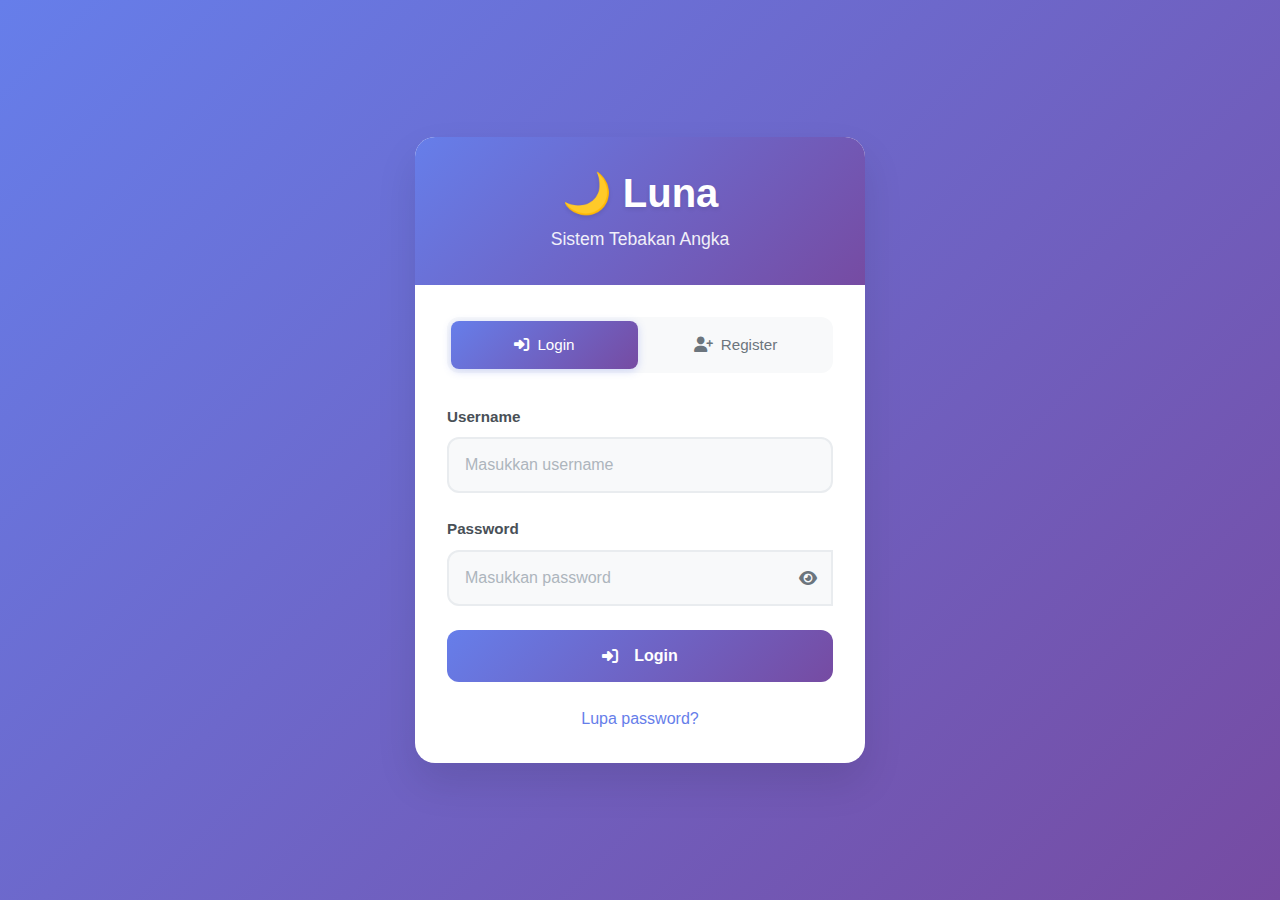
<file: index.html>
<!DOCTYPE html>
<html lang="id">
<head>
    <meta charset="UTF-8">
    <meta name="viewport" content="width=device-width, initial-scale=1.0">
    <title>Luna - Login & Register</title>
    <link href="https://cdn.jsdelivr.net/npm/bootstrap@5.3.0/dist/css/bootstrap.min.css" rel="stylesheet">
    <link href="https://cdnjs.cloudflare.com/ajax/libs/font-awesome/6.4.0/css/all.min.css" rel="stylesheet">
    <link href="css/core.css" rel="stylesheet">
</head>
<body>
    <div class="auth-container">
        <div class="auth-card">
            <!-- Header -->
            <div class="auth-header">
                <h1>🌙 Luna</h1>
                <p>Sistem Tebakan Angka</p>
            </div>

            <!-- Body -->
            <div class="auth-body">
                <!-- Tabs -->
                <div class="auth-tabs">
                    <button type="button" class="auth-tab active" data-tab="login">
                        <i class="fas fa-sign-in-alt me-2"></i>Login
                    </button>
                    <button type="button" class="auth-tab" data-tab="register">
                        <i class="fas fa-user-plus me-2"></i>Register
                    </button>
                </div>

                <!-- Login Form -->
                <form class="auth-form active" id="login-form">
                    <div class="form-group">
                        <label class="form-label" for="login-username">Username</label>
                        <input type="text" class="form-control" id="login-username" placeholder="Masukkan username" required>
                    </div>
                    <div class="form-group">
                        <label class="form-label" for="login-password">Password</label>
                        <div class="input-group">
                            <input type="password" class="form-control" id="login-password" placeholder="Masukkan password" required>
                            <i class="fas fa-eye input-group-icon" data-toggle-password="login-password"></i>
                        </div>
                    </div>
                    <div class="form-group">
                        <button type="submit" class="btn btn-primary" id="login-btn">
                            <i class="fas fa-sign-in-alt me-2"></i>Login
                        </button>
                    </div>
                    <div class="text-center">
                        <a href="#" class="text-decoration-none" data-tab="forgot">Lupa password?</a>
                    </div>
                </form>

                <!-- Register Form -->
                <form class="auth-form" id="register-form">
                    <div class="form-group">
                        <label class="form-label" for="register-name">Nama Lengkap</label>
                        <input type="text" class="form-control" id="register-name" placeholder="Masukkan nama lengkap" required>
                    </div>
                    <div class="form-group">
                        <label class="form-label" for="register-username">Username</label>
                        <input type="text" class="form-control" id="register-username" placeholder="Masukkan username" required>
                    </div>
                    <div class="form-group">
                        <label class="form-label" for="register-email">Email</label>
                        <input type="email" class="form-control" id="register-email" placeholder="Masukkan email" required>
                    </div>
                    <div class="form-group">
                        <label class="form-label" for="register-password">Password</label>
                        <div class="input-group">
                            <input type="password" class="form-control" id="register-password" placeholder="Masukkan password" required>
                            <i class="fas fa-eye input-group-icon" data-toggle-password="register-password"></i>
                        </div>
                        <div class="password-strength">
                            <div class="strength-bar">
                                <div class="strength-fill" id="password-strength"></div>
                            </div>
                        </div>
                    </div>
                    <div class="form-group">
                        <label class="form-label" for="register-confirm-password">Konfirmasi Password</label>
                        <div class="input-group">
                            <input type="password" class="form-control" id="register-confirm-password" placeholder="Konfirmasi password" required>
                            <i class="fas fa-eye input-group-icon" data-toggle-password="register-confirm-password"></i>
                        </div>
                    </div>
                    <div class="form-group">
                        <button type="submit" class="btn btn-success" id="register-btn">
                            <i class="fas fa-user-plus me-2"></i>Register
                        </button>
                    </div>
                </form>

                <!-- Forgot Password Form -->
                <form class="auth-form" id="forgot-form">
                    <div class="form-group">
                        <label class="form-label" for="forgot-email">Email</label>
                        <input type="email" class="form-control" id="forgot-email" placeholder="Masukkan email" required>
                    </div>
                    <div class="form-group">
                        <button type="submit" class="btn btn-primary" id="forgot-btn">
                            <i class="fas fa-paper-plane me-2"></i>Kirim Reset Link
                        </button>
                    </div>
                    <div class="text-center">
                        <a href="#" class="text-decoration-none" data-tab="login">Kembali ke login</a>
                    </div>
                </form>
            </div>
        </div>
    </div>

    <script src="https://cdn.jsdelivr.net/npm/bootstrap@5.3.0/dist/js/bootstrap.bundle.min.js"></script>
    <script src="js/core.js"></script>
    <script src="js/auth.js"></script>
    <script>
        // Authentication module is now handled by auth.js
        // This ensures proper separation of concerns
    </script>
</body>
</html>
</file>
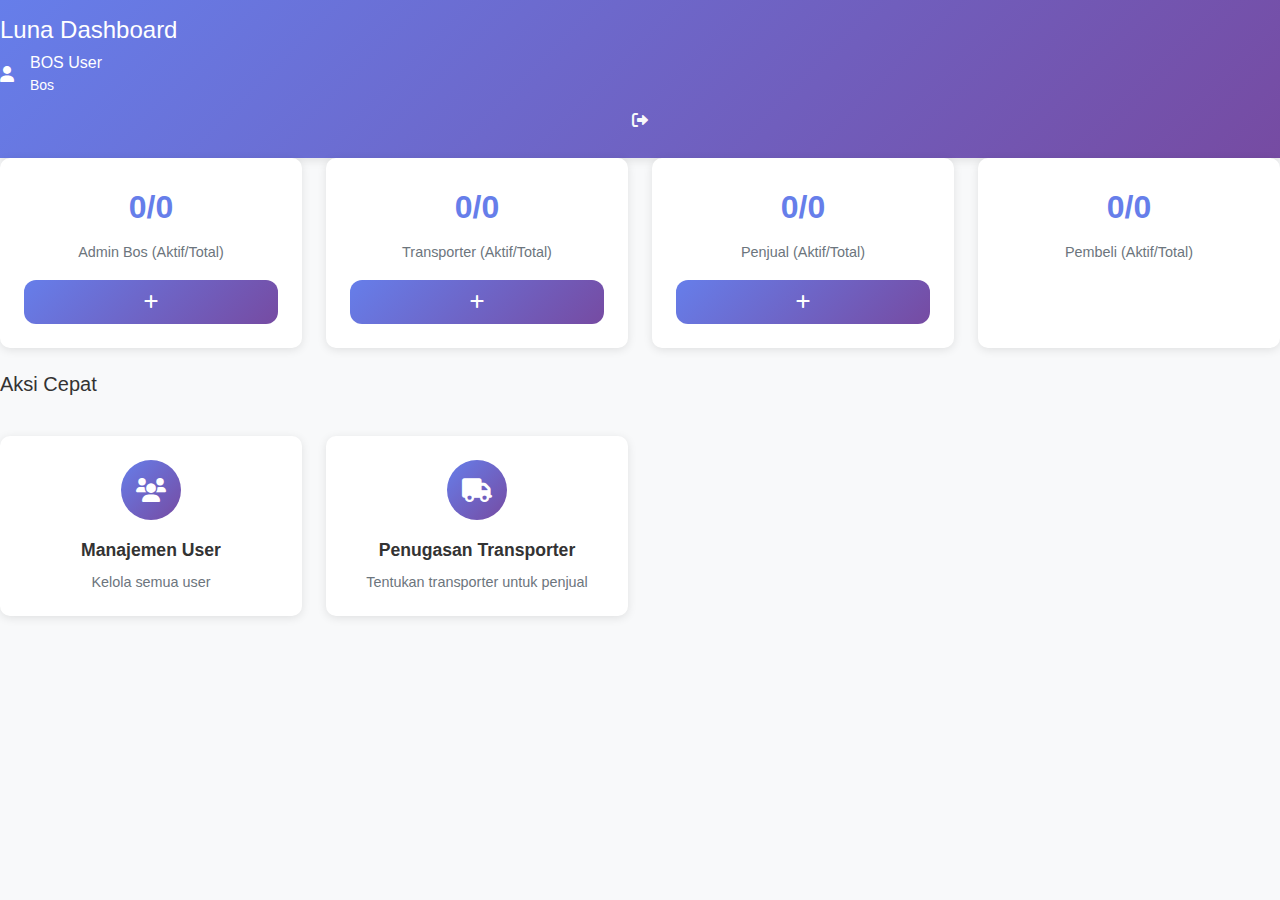
<file: dashboards/bos/index.html>
<!DOCTYPE html>
<html lang="id">
<head>
    <meta charset="UTF-8">
    <meta name="viewport" content="width=device-width, initial-scale=1.0">
    <title>Dashboard BOS - Luna</title>
    <link href="https://cdn.jsdelivr.net/npm/bootstrap@5.1.3/dist/css/bootstrap.min.css" rel="stylesheet">
    <link href="https://cdnjs.cloudflare.com/ajax/libs/font-awesome/6.0.0/css/all.min.css" rel="stylesheet">
    <link href="../../css/core.css" rel="stylesheet">
</head>
<body>
    <div class="dashboard-container">
        <!-- Header -->
        <header class="dashboard-header">
            <div class="header-left">
                <h4>Luna Dashboard</h4>
            </div>
            <div class="header-right">
                <div class="user-info">
                    <div class="avatar">
                        <i class="fas fa-user"></i>
                    </div>
                    <div>
                        <h6 class="mb-0">BOS User</h6>
                        <small>Bos</small>
                    </div>
                </div>
                <div class="header-actions">
                    <button class="btn btn-outline-light btn-sm" onclick="logout()">
                        <i class="fas fa-sign-out-alt"></i>
                    </button>
                </div>
            </div>
        </header>

        <!-- Main Content -->
        <div class="dashboard-content">
            <!-- Statistics Cards -->
            <div class="row g-4 mb-4">
                <div class="col-md-3 col-sm-6">
                    <div class="stat-card">
                        <div class="stat-number">
                            <span id="admin-bos-aktif">0</span>/<span id="admin-bos-total">0</span>
                        </div>
                        <div class="stat-label">Admin Bos (Aktif/Total)</div>
                        <div class="mt-3 text-center">
                            <button class="btn btn-primary btn-sm" onclick="openAddAdminBosModal()" title="Tambah Admin Bos">
                                <i class="fas fa-plus"></i>
                            </button>
                        </div>
                    </div>
                </div>
                <div class="col-md-3 col-sm-6">
                    <div class="stat-card">
                        <div class="stat-number">
                            <span id="transporter-aktif">0</span>/<span id="transporter-total">0</span>
                        </div>
                        <div class="stat-label">Transporter (Aktif/Total)</div>
                        <div class="mt-3 text-center">
                            <button class="btn btn-primary btn-sm" onclick="openAddTransporterModal()" title="Tambah Transporter">
                                <i class="fas fa-plus"></i>
                            </button>
                        </div>
                    </div>
                </div>
                <div class="col-md-3 col-sm-6">
                    <div class="stat-card">
                        <div class="stat-number">
                            <span id="penjual-aktif">0</span>/<span id="penjual-total">0</span>
                        </div>
                        <div class="stat-label">Penjual (Aktif/Total)</div>
                        <div class="mt-3 text-center">
                            <button class="btn btn-primary btn-sm" onclick="openAddPenjualModal()" title="Tambah Penjual">
                                <i class="fas fa-plus"></i>
                            </button>
                        </div>
                    </div>
                </div>
                <div class="col-md-3 col-sm-6">
                    <div class="stat-card">
                        <div class="stat-number">
                            <span id="pembeli-aktif">0</span>/<span id="pembeli-total">0</span>
                        </div>
                        <div class="stat-label">Pembeli (Aktif/Total)</div>
                    </div>
                </div>
            </div>

            <!-- Quick Actions -->
            <div class="row g-4 mb-4">
                <div class="col-12">
                    <h5 class="mb-3">Aksi Cepat</h5>
                </div>
                <div class="col-md-3 col-sm-6">
                    <a href="#" class="action-card" onclick="openUserManagement()">
                        <div class="action-icon">
                            <i class="fas fa-users"></i>
                        </div>
                        <div class="action-title">Manajemen User</div>
                        <div class="action-description">Kelola semua user</div>
                    </a>
                </div>
                <div class="col-md-3 col-sm-6">
                    <a href="#" class="action-card" onclick="openTransporterAssignment()">
                        <div class="action-icon">
                            <i class="fas fa-truck"></i>
                        </div>
                        <div class="action-title">Penugasan Transporter</div>
                        <div class="action-description">Tentukan transporter untuk penjual</div>
                    </a>
                </div>
            </div>
        </div>
    </div>

    <!-- Bootstrap Modals -->
    <div class="modal fade" id="userManagementModal" tabindex="-1">
        <div class="modal-dialog modal-xl">
            <div class="modal-content">
                <div class="modal-header">
                    <h5 class="modal-title">Manajemen User</h5>
                    <button type="button" class="btn-close" data-bs-dismiss="modal"></button>
                </div>
                <div class="modal-body">
                    <!-- Filter dan Pencarian -->
                    <div class="row mb-3">
                        <div class="col-md-3">
                            <label for="filterRole" class="form-label">Filter Role:</label>
                            <select class="form-select" id="filterRole" onchange="filterUsers()">
                                <option value="">Semua Role</option>
                                <option value="Admin Bos">Admin Bos</option>
                                <option value="Transporter">Transporter</option>
                                <option value="Penjual">Penjual</option>
                                <option value="Pembeli">Pembeli</option>
                            </select>
                        </div>
                        <div class="col-md-3">
                            <label for="filterStatus" class="form-label">Filter Status:</label>
                            <select class="form-select" id="filterStatus" onchange="filterUsers()">
                                <option value="">Semua Status</option>
                                <option value="1">Aktif</option>
                                <option value="0">Tidak Aktif</option>
                            </select>
                        </div>
                        <div class="col-md-4">
                            <label for="searchUser" class="form-label">Cari (Nama/Telepon):</label>
                            <input type="text" class="form-control" id="searchUser" placeholder="Masukkan nama atau nomor telepon..." onkeyup="searchUsers()">
                        </div>
                        <div class="col-md-2">
                            <label class="form-label">&nbsp;</label>
                            <button type="button" class="btn btn-outline-secondary w-100" onclick="clearFilters()">
                                <i class="fas fa-times me-1"></i>Clear
                            </button>
                        </div>
                    </div>
                    
                    <div class="table-responsive">
                        <table class="table table-striped" id="userTable">
                            <thead>
                                <tr>
                                    <th>ID</th>
                                    <th>Username</th>
                                    <th>Nama</th>
                                    <th>Telepon</th>
                                    <th>Role</th>
                                    <th>Status</th>
                                    <th>Tanggal Dibuat</th>
                                    <th>Aksi</th>
                                </tr>
                            </thead>
                            <tbody id="userTableBody">
                                <!-- Data User akan di-load di sini -->
                            </tbody>
                        </table>
                    </div>
                </div>
                <div class="modal-footer">
                    <button type="button" class="btn btn-secondary" data-bs-dismiss="modal">Tutup</button>
                    <button type="button" class="btn btn-primary" onclick="refreshUserTable()">
                        <i class="fas fa-refresh me-2"></i>Refresh
                    </button>
                </div>
            </div>
        </div>
    </div>

    <script src="https://cdn.jsdelivr.net/npm/bootstrap@5.1.3/dist/js/bootstrap.bundle.min.js"></script>
    <script src="../../js/core.js"></script>
    <script src="../../js/bos.js"></script>
    <script>
        // Dashboard initialization
        document.addEventListener('DOMContentLoaded', function() {
            console.log('BOS Dashboard loaded');
            loadDashboard();
        });

        // Load dashboard data
        async function loadDashboard() {
            try {
                await loadStatistics();
            } catch (error) {
                console.error('Error loading dashboard:', error);
            }
        }

        // Load statistics
        async function loadStatistics() {
            try {
                const response = await fetch('../../api/get_bos_statistics.php');
                const result = await response.json();
                
                if (result.success) {
                    // Update statistik cards
                    document.getElementById('admin-bos-aktif').textContent = result.data.admin_bos_aktif || 0;
                    document.getElementById('admin-bos-total').textContent = result.data.total_admin_bos || 0;
                    document.getElementById('transporter-aktif').textContent = result.data.transporter_aktif || 0;
                    document.getElementById('transporter-total').textContent = result.data.total_transporter || 0;
                    document.getElementById('penjual-aktif').textContent = result.data.penjual_aktif || 0;
                    document.getElementById('penjual-total').textContent = result.data.total_penjual || 0;
                    document.getElementById('pembeli-aktif').textContent = result.data.pembeli_aktif || 0;
                    document.getElementById('pembeli-total').textContent = result.data.total_pembeli || 0;
                }
            } catch (error) {
                console.error('Error loading statistics:', error);
            }
        }

        // Modal functions
        function openUserManagement() {
            const modal = new bootstrap.Modal(document.getElementById('userManagementModal'));
            modal.show();
            loadAllUsers();
        }

        function openTransporterAssignment() {
            alert('Fitur Penugasan Transporter akan segera hadir!');
        }

        function openAddAdminBosModal() {
            alert('Fitur Tambah Admin Bos akan segera hadir!');
        }

        function openAddTransporterModal() {
            alert('Fitur Tambah Transporter akan segera hadir!');
        }

        function openAddPenjualModal() {
            alert('Fitur Tambah Penjual akan segera hadir!');
        }

        // User management functions
        function loadAllUsers() {
            const tbody = document.getElementById('userTableBody');
            tbody.innerHTML = '<tr><td colspan="8" class="text-center"><i class="fas fa-spinner fa-spin"></i> Loading...</td></tr>';
            
            fetch('../../api/get_bos_users.php')
                .then(response => response.json())
                .then(result => {
                    if (result.success) {
                        displayAllUsers(result.data);
                        window.allUsersData = result.data;
                    } else {
                        tbody.innerHTML = '<tr><td colspan="8" class="text-center text-danger">Error: ' + result.error + '</td></tr>';
                    }
                })
                .catch(error => {
                    console.error('Error loading users data:', error);
                    tbody.innerHTML = '<tr><td colspan="8" class="text-center text-danger">Error loading data</td></tr>';
                });
        }

        function displayAllUsers(usersList) {
            const tbody = document.getElementById('userTableBody');
            
            if (usersList.length === 0) {
                tbody.innerHTML = '<tr><td colspan="8" class="text-center">Tidak ada data user</td></tr>';
                return;
            }
            
            let html = '';
            usersList.forEach(user => {
                const statusBadge = user.is_active ? 
                    '<span class="badge bg-success">Aktif</span>' : 
                    '<span class="badge bg-danger">Tidak Aktif</span>';
                
                const roleBadge = getRoleBadge(user.role);
                const actionButtons = getActionButtons(user);
                
                html += `
                    <tr>
                        <td>${user.id}</td>
                        <td>${user.username}</td>
                        <td>${user.nama_lengkap}</td>
                        <td>${user.telepon}</td>
                        <td>${roleBadge}</td>
                        <td>${statusBadge}</td>
                        <td>${user.created_at}</td>
                        <td>${actionButtons}</td>
                    </tr>
                `;
            });
            
            tbody.innerHTML = html;
        }

        function getRoleBadge(role) {
            const roleColors = {
                'Admin Bos': 'bg-info',
                'Transporter': 'bg-warning',
                'Penjual': 'bg-success',
                'Pembeli': 'bg-secondary'
            };
            
            return `<span class="badge ${roleColors[role] || 'bg-secondary'}">${role}</span>`;
        }

        function getActionButtons(user) {
            let buttons = '';
            
            const toggleButton = user.is_active ?
                `<button class="btn btn-sm btn-outline-warning" onclick="toggleUserStatus(${user.id}, false)">Nonaktifkan</button>` :
                `<button class="btn btn-sm btn-outline-success" onclick="toggleUserStatus(${user.id}, true)">Aktifkan</button>`;
            
            buttons += toggleButton + ' ';
            buttons += `<button class="btn btn-sm btn-outline-danger" onclick="deleteUser(${user.id}, '${user.nama_lengkap}')">Hapus</button>`;
            
            return buttons;
        }

        function filterUsers() {
            const roleFilter = document.getElementById('filterRole').value;
            const statusFilter = document.getElementById('filterStatus').value;
            const searchTerm = document.getElementById('searchUser').value.toLowerCase();
            
            if (!window.allUsersData) return;
            
            let filteredUsers = window.allUsersData.filter(user => {
                if (roleFilter && user.role !== roleFilter) return false;
                if (statusFilter !== '' && user.is_active.toString() !== statusFilter) return false;
                if (searchTerm) {
                    const searchInName = user.nama_lengkap.toLowerCase().includes(searchTerm);
                    const searchInPhone = user.telepon.includes(searchTerm);
                    if (!searchInName && !searchInPhone) return false;
                }
                return true;
            });
            
            displayAllUsers(filteredUsers);
        }

        function searchUsers() {
            filterUsers();
        }

        function clearFilters() {
            document.getElementById('filterRole').value = '';
            document.getElementById('filterStatus').value = '';
            document.getElementById('searchUser').value = '';
            filterUsers();
        }

        function toggleUserStatus(userId, newStatus) {
            const statusText = newStatus ? 'mengaktifkan' : 'menonaktifkan';
            
            if (!confirm(`Apakah Anda yakin ingin ${statusText} user ini?`)) {
                return;
            }
            
            fetch('../../api/toggle_user_status.php', {
                method: 'POST',
                headers: {
                    'Content-Type': 'application/json',
                },
                body: JSON.stringify({
                    user_id: userId,
                    is_active: newStatus
                })
            })
            .then(response => response.json())
            .then(result => {
                if (result.success) {
                    alert(`User berhasil ${statusText}!`);
                    loadAllUsers();
                    loadStatistics();
                } else {
                    alert('Error: ' + result.error);
                }
            })
            .catch(error => {
                console.error('Error:', error);
                alert('Terjadi kesalahan koneksi');
            });
        }

        function deleteUser(userId, userName) {
            if (!confirm(`Apakah Anda yakin ingin menghapus user "${userName}"? Tindakan ini tidak dapat dibatalkan!`)) {
                return;
            }
            
            fetch('../../api/delete_user.php', {
                method: 'POST',
                headers: {
                    'Content-Type': 'application/json',
                },
                body: JSON.stringify({
                    user_id: userId
                })
            })
            .then(response => response.json())
            .then(result => {
                if (result.success) {
                    alert('User berhasil dihapus!');
                    loadAllUsers();
                    loadStatistics();
                } else {
                    alert('Error: ' + result.error);
                }
            })
            .catch(error => {
                console.error('Error:', error);
                alert('Terjadi kesalahan koneksi');
            });
        }

        function refreshUserTable() {
            loadAllUsers();
        }

        function logout() {
            if (confirm('Apakah Anda yakin ingin logout?')) {
                localStorage.removeItem('luna_token');
                localStorage.removeItem('luna_user');
                window.location.href = '../../index.html';
            }
        }
    </script>
</body>
</html>
</file>
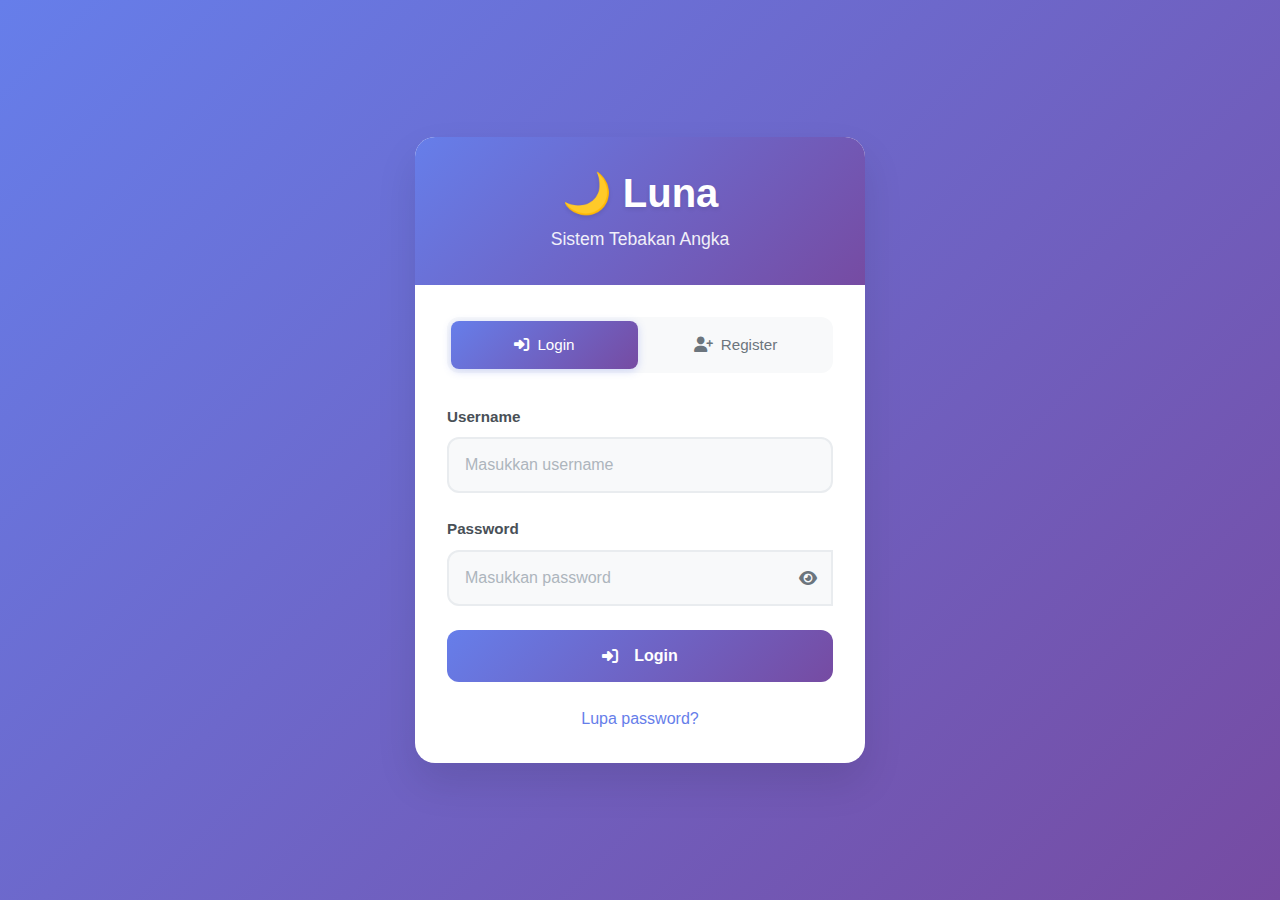
<file: dashboards/super_admin/index.html>
<!DOCTYPE html>
<html lang="id">
<head>
    <meta charset="UTF-8">
    <meta name="viewport" content="width=device-width, initial-scale=1.0">
    <title>Luna - Super Admin Dashboard</title>
    <link href="https://cdn.jsdelivr.net/npm/bootstrap@5.3.0/dist/css/bootstrap.min.css" rel="stylesheet">
    <link href="https://cdnjs.cloudflare.com/ajax/libs/font-awesome/6.4.0/css/all.min.css" rel="stylesheet">
    <link href="../../css/core.css" rel="stylesheet">
    <link href="../../css/super-admin.css" rel="stylesheet">
</head>
<body data-role="super-admin">
    <div class="dashboard-container super-admin">
        <!-- Header -->
        <div class="dashboard-header">
            <div class="container">
                <div class="d-flex justify-content-between align-items-center">
                    <div class="user-info">
                        <div class="avatar">
                            <i class="fas fa-user-shield"></i>
                        </div>
                        <div class="user-details">
                            <h6 class="mb-0">Super Administrator</h6>
                            <small>Luna System</small>
                        </div>
                    </div>
                    <div class="d-flex align-items-center gap-3">
                        <button class="btn btn-outline-light btn-sm" data-action="notifications">
                            <i class="fas fa-bell"></i>
                            <span class="badge bg-danger ms-1">3</span>
                        </button>
                        <button class="btn btn-outline-light btn-sm" data-action="logout">
                            <i class="fas fa-sign-out-alt"></i>
                        </button>
                    </div>
                </div>
            </div>
        </div>

        <!-- Content -->
        <div class="dashboard-content">
            <div class="container">
                <!-- Stats Row -->
                <div class="row g-4 mb-4">
                    <div class="col-md-3 col-sm-6">
                        <div class="stat-card">
                            <div class="stat-number">Rp 15.2M</div>
                            <div class="stat-label">Total Omset</div>
                        </div>
                    </div>
                    <div class="col-md-3 col-sm-6">
                        <div class="stat-card">
                            <div class="stat-number">2,847</div>
                            <div class="stat-label">Total Transaksi</div>
                        </div>
                    </div>
                    <div class="col-md-3 col-sm-6">
                        <div class="stat-card">
                            <div class="stat-number">
                                <span id="bos-aktif">4</span>/<span id="bos-total">4</span>
                            </div>
                            <div class="stat-label">BOS (Aktif/Total)</div>
                            <div class="mt-3 text-center">
                                <button class="btn btn-primary btn-sm" data-action="add-bos" title="Tambah Bos">
                                    <i class="fas fa-plus"></i>
                                </button>
                            </div>
                        </div>
                    </div>
                    <div class="col-md-3 col-sm-6">
                        <div class="stat-card">
                            <div class="stat-number">24</div>
                            <div class="stat-label">Server Aktif</div>
                        </div>
                    </div>
                </div>

                <!-- Quick Actions -->
                <div class="row g-4 mb-4">
                    <div class="col-12">
                        <h5 class="mb-3">Aksi Cepat</h5>
                    </div>
                    <div class="col-md-3 col-sm-6">
                        <a href="#" class="action-card" data-action="user-management">
                            <div class="action-icon">
                                <i class="fas fa-users"></i>
                            </div>
                            <div class="action-title">Manajemen User</div>
                            <div class="action-description">Kelola user dan role</div>
                        </a>
                    </div>
                    <div class="col-md-3 col-sm-6">
                        <a href="#" class="action-card" data-action="server-management">
                            <div class="action-icon">
                                <i class="fas fa-server"></i>
                            </div>
                            <div class="action-title">Manajemen Server</div>
                            <div class="action-description">Kelola server dan konfigurasi</div>
                        </a>
                    </div>
                    <div class="col-md-3 col-sm-6">
                        <a href="#" class="action-card" data-action="financial-report">
                            <div class="action-icon">
                                <i class="fas fa-chart-line"></i>
                            </div>
                            <div class="action-title">Laporan Keuangan</div>
                            <div class="action-description">Lihat laporan keuangan</div>
                        </a>
                    </div>
                    <div class="col-md-3 col-sm-6">
                        <a href="#" class="action-card" data-action="system-settings">
                            <div class="action-icon">
                                <i class="fas fa-cog"></i>
                            </div>
                            <div class="action-title">Pengaturan Sistem</div>
                            <div class="action-description">Konfigurasi sistem</div>
                        </a>
                    </div>
                </div>

                <!-- Recent Activities -->
                <div class="row">
                    <div class="col-md-8">
                        <div class="card">
                            <div class="card-header">
                                <h6 class="mb-0">Aktivitas Terbaru</h6>
                            </div>
                            <div class="card-body">
                                <div class="transaction-item">
                                    <div class="transaction-header">
                                        <div class="transaction-id">User baru terdaftar</div>
                                        <div class="transaction-amount">2 menit yang lalu</div>
                                    </div>
                                    <div class="transaction-details">
                                        Username: john_doe, Role: Pembeli
                                    </div>
                                </div>
                                <div class="transaction-item">
                                    <div class="transaction-header">
                                        <div class="transaction-id">Server Jakarta Pusat</div>
                                        <div class="transaction-amount">5 menit yang lalu</div>
                                    </div>
                                    <div class="transaction-details">
                                        Status: Online, Transaksi: 45
                                    </div>
                                </div>
                                <div class="transaction-item">
                                    <div class="transaction-header">
                                        <div class="transaction-id">Deposit berhasil</div>
                                        <div class="transaction-amount">10 menit yang lalu</div>
                                    </div>
                                    <div class="transaction-details">
                                        User: jane_smith, Jumlah: Rp 500.000
                                    </div>
                                </div>
                                <div class="transaction-item">
                                    <div class="transaction-header">
                                        <div class="transaction-id">Withdraw diproses</div>
                                        <div class="transaction-amount">15 menit yang lalu</div>
                                    </div>
                                    <div class="transaction-details">
                                        User: bob_wilson, Jumlah: Rp 250.000
                                    </div>
                                </div>
                            </div>
                        </div>
                    </div>
                    <div class="col-md-4">
                        <div class="card">
                            <div class="card-header">
                                <h6 class="mb-0">Notifikasi</h6>
                            </div>
                            <div class="card-body">
                                <div class="alert alert-warning alert-sm">
                                    <i class="fas fa-exclamation-triangle me-2"></i>
                                    Server Bandung offline
                                </div>
                                <div class="alert alert-info alert-sm">
                                    <i class="fas fa-info-circle me-2"></i>
                                    5 user baru hari ini
                                </div>
                                <div class="alert alert-success alert-sm">
                                    <i class="fas fa-check-circle me-2"></i>
                                    Backup database berhasil
                                </div>
                            </div>
                        </div>
                    </div>
                </div>
            </div>
        </div>
    </div>

    <!-- Bootstrap Modals -->
    <div class="modal fade" id="userManagementModal" tabindex="-1">
        <div class="modal-dialog modal-xl">
            <div class="modal-content">
                <div class="modal-header">
                    <h5 class="modal-title">Manajemen User</h5>
                    <button type="button" class="btn-close" data-bs-dismiss="modal"></button>
                </div>
                <div class="modal-body">
                    <!-- Filter dan Pencarian -->
                    <div class="row mb-3">
                        <div class="col-md-3">
                            <label for="filterRole" class="form-label">Filter Role:</label>
                            <select class="form-select" id="filterRole" onchange="filterUsers()">
                                <option value="">Semua Role</option>
                                <option value="Super Admin">Super Admin</option>
                                <option value="Bos">Bos</option>
                                <option value="Admin Bos">Admin Bos</option>
                                <option value="Transporter">Transporter</option>
                                <option value="Penjual">Penjual</option>
                                <option value="Pembeli">Pembeli</option>
                            </select>
                        </div>
                        <div class="col-md-3">
                            <label for="filterStatus" class="form-label">Filter Status:</label>
                            <select class="form-select" id="filterStatus" onchange="filterUsers()">
                                <option value="">Semua Status</option>
                                <option value="1">Aktif</option>
                                <option value="0">Tidak Aktif</option>
                            </select>
                        </div>
                        <div class="col-md-4">
                            <label for="searchUser" class="form-label">Cari (Nama/Telepon):</label>
                            <input type="text" class="form-control" id="searchUser" placeholder="Masukkan nama atau nomor telepon..." onkeyup="searchUsers()">
                        </div>
                        <div class="col-md-2">
                            <label class="form-label">&nbsp;</label>
                            <button type="button" class="btn btn-outline-secondary w-100" data-action="clear-filters">
                                <i class="fas fa-times me-2"></i>Clear Filters
                            </button>
                        </div>
                    </div>
                    
                    <div class="table-responsive">
                        <table class="table table-striped" id="userTable">
                            <thead>
                                <tr>
                                    <th>ID</th>
                                    <th>Username</th>
                                    <th>Nama</th>
                                    <th>Telepon</th>
                                    <th>Role</th>
                                    <th>Status</th>
                                    <th>Tanggal Dibuat</th>
                                    <th>Aksi</th>
                                </tr>
                            </thead>
                            <tbody id="userTableBody">
                                <!-- Data User akan di-load di sini -->
                            </tbody>
                        </table>
                    </div>
                </div>
                <div class="modal-footer">
                    <button type="button" class="btn btn-secondary" data-bs-dismiss="modal">Tutup</button>
                    <button type="button" class="btn btn-primary" data-action="refresh-users">
                        <i class="fas fa-sync-alt me-2"></i>Refresh
                    </button>
                </div>
            </div>
        </div>
    </div>

    <div class="modal fade" id="serverManagementModal" tabindex="-1">
        <div class="modal-dialog modal-lg">
            <div class="modal-content">
                <div class="modal-header">
                    <h5 class="modal-title">Manajemen Server</h5>
                    <button type="button" class="btn-close" data-bs-dismiss="modal"></button>
                </div>
                <div class="modal-body">
                    <div class="table-responsive">
                        <table class="table table-striped">
                            <thead>
                                <tr>
                                    <th>Nama Server</th>
                                    <th>Status</th>
                                    <th>Transaksi</th>
                                    <th>Aksi</th>
                                </tr>
                            </thead>
                            <tbody>
                                <tr>
                                    <td>Server Jakarta Pusat</td>
                                    <td><span class="badge bg-success">Online</span></td>
                                    <td>156</td>
                                    <td>
                                        <button class="btn btn-sm btn-outline-primary">Edit</button>
                                        <button class="btn btn-sm btn-outline-warning">Restart</button>
                                    </td>
                                </tr>
                                <tr>
                                    <td>Server Bandung</td>
                                    <td><span class="badge bg-danger">Offline</span></td>
                                    <td>0</td>
                                    <td>
                                        <button class="btn btn-sm btn-outline-primary">Edit</button>
                                        <button class="btn btn-sm btn-outline-success">Start</button>
                                    </td>
                                </tr>
                            </tbody>
                        </table>
                    </div>
                </div>
            </div>
        </div>
    </div>

    <!-- Add Bos Modal -->
    <div class="modal fade" id="addBosModal" tabindex="-1">
        <div class="modal-dialog modal-xl">
            <div class="modal-content">
                <div class="modal-header">
                    <h5 class="modal-title">Tambah User Bos Baru</h5>
                    <button type="button" class="btn-close" data-bs-dismiss="modal"></button>
                </div>
                <div class="modal-body">
                                         <form id="addBosForm" autocomplete="off">
                        <!-- Contact Information -->
                        <div class="row mb-4">
                            <div class="col-12">
                                <h6 class="border-bottom pb-2 mb-3">
                                    <i class="fas fa-phone me-2"></i>Informasi Kontak
                                </h6>
                            </div>
                            <div class="col-md-6">
                                <div class="mb-3">
                                    <label for="telepon" class="form-label">Nomor Telepon/HP <span class="text-danger">*</span></label>
                                                                         <input type="tel" class="form-control" id="telepon" name="telepon" required 
                                            placeholder="081234567890" pattern="[0-9]{10,13}" autocomplete="off">
                                    <div class="form-text">Format: 081234567890 (10-13 digit)</div>
                                    <div id="phoneStatus" class="form-text mt-2" style="display: none;"></div>
                                </div>
                            </div>
                            <div class="col-md-6">
                                <div class="mb-3">
                                    <label for="whatsapp" class="form-label">WhatsApp</label>
                                                                         <input type="tel" class="form-control" id="whatsapp" name="whatsapp" 
                                            placeholder="081234567890" pattern="[0-9]{10,13}" autocomplete="off">
                                    <div class="form-text">Biasanya sama dengan nomor telepon</div>
                                </div>
                            </div>
                        </div>

                        <!-- Address Information -->
                        <div class="row mb-4">
                            <div class="col-12">
                                <h6 class="border-bottom pb-2 mb-3">
                                    <i class="fas fa-map-marker-alt me-2"></i>Informasi Alamat
                                </h6>
                            </div>
                                                         <div class="col-md-6">
                                 <div class="mb-3">
                                     <label for="provinsi_id" class="form-label">Provinsi <span class="text-danger">*</span></label>
                                     <select class="form-select" id="provinsi_id" name="provinsi_id" required>
                                         <option value="">Pilih Provinsi</option>
                                     </select>
                                 </div>
                             </div>
                            <div class="col-md-6">
                                <div class="mb-3">
                                    <label for="kabupaten_kota_id" class="form-label">Kabupaten/Kota <span class="text-danger">*</span></label>
                                    <select class="form-select" id="kabupaten_kota_id" name="kabupaten_kota_id" required disabled>
                                        <option value="">Pilih Kabupaten/Kota</option>
                                    </select>
                                </div>
                            </div>
                            <div class="col-md-6">
                                <div class="mb-3">
                                    <label for="kecamatan_id" class="form-label">Kecamatan <span class="text-danger">*</span></label>
                                    <select class="form-select" id="kecamatan_id" name="kecamatan_id" required disabled>
                                        <option value="">Pilih Kecamatan</option>
                                    </select>
                                </div>
                            </div>
                            <div class="col-md-6">
                                <div class="mb-3">
                                    <label for="kelurahan_desa_id" class="form-label">Desa/Kelurahan <span class="text-danger">*</span></label>
                                    <select class="form-select" id="kelurahan_desa_id" name="kelurahan_desa_id" required disabled>
                                        <option value="">Pilih Desa/Kelurahan</option>
                                    </select>
                                </div>
                            </div>
                            <div class="col-12">
                                <div class="mb-3">
                                    <label for="alamat_lengkap" class="form-label">Alamat Lengkap <span class="text-danger">*</span></label>
                                    <textarea class="form-control" id="alamat_lengkap" name="alamat_lengkap" rows="3" required 
                                              placeholder="Jl. Contoh No. 123"></textarea>
                                </div>
                            </div>
                        </div>

                        <!-- Personal Information -->
                        <div class="row mb-4">
                            <div class="col-12">
                                <h6 class="border-bottom pb-2 mb-3">
                                    <i class="fas fa-user me-2"></i>Informasi Pribadi
                                </h6>
                            </div>
                            <div class="col-md-6">
                                <div class="mb-3">
                                    <label for="nama_depan" class="form-label">Nama Depan <span class="text-danger">*</span></label>
                                                                         <input type="text" class="form-control" id="nama_depan" name="nama_depan" required autocomplete="off">
                                </div>
                            </div>
                            <div class="col-md-6">
                                <div class="mb-3">
                                    <label for="jenis_kelamin" class="form-label">Jenis Kelamin <span class="text-danger">*</span></label>
                                    <select class="form-select" id="jenis_kelamin" name="jenis_kelamin" required>
                                        <option value="">Pilih Jenis Kelamin</option>
                                        <option value="L">Laki-laki</option>
                                        <option value="P">Perempuan</option>
                                    </select>
                                </div>
                            </div>
                        </div>

                        <!-- User Account Information -->
                        <div class="row mb-4">
                            <div class="col-12">
                                <h6 class="border-bottom pb-2 mb-3">
                                    <i class="fas fa-key me-2"></i>Informasi Akun
                                </h6>
                            </div>
                            <div class="col-md-6">
                                <div class="mb-3">
                                    <label for="username" class="form-label">Username <span class="text-danger">*</span></label>
                                                                         <input type="text" class="form-control" id="username" name="username" 
                                            placeholder="Biasanya menggunakan nomor HP" autocomplete="off">
                                    <div class="form-text">Biasanya menggunakan nomor HP</div>
                                </div>
                            </div>
                            <div class="col-md-6">
                                <div class="mb-3">
                                    <label for="password" class="form-label">Password <span class="text-danger">*</span></label>
                                                                         <input type="password" class="form-control" id="password" name="password" 
                                            placeholder="Default menggunakan nomor HP" autocomplete="new-password">
                                    <div class="form-text">Default menggunakan nomor HP (wajib diganti oleh user)</div>
                                </div>
                            </div>
                        </div>
                    </form>
                </div>
                <div class="modal-footer">
                    <button type="button" class="btn btn-secondary" data-bs-dismiss="modal">Batal</button>
                    <button type="submit" class="btn btn-primary" form="addBosForm">
                        <i class="fas fa-save me-2"></i>Simpan Bos
                    </button>
                </div>
            </div>
        </div>
    </div>

    <script src="https://cdn.jsdelivr.net/npm/bootstrap@5.3.0/dist/js/bootstrap.bundle.min.js"></script>
    <script src="../../js/core.js"></script>
    <script src="../../js/super-admin.js"></script>
    <script src="../../js/dashboard.js"></script>
    <script>
        // Dashboard functionality is now handled by dashboard.js
        // This ensures proper separation of concerns
    </script>
</body>
</html>
</file>
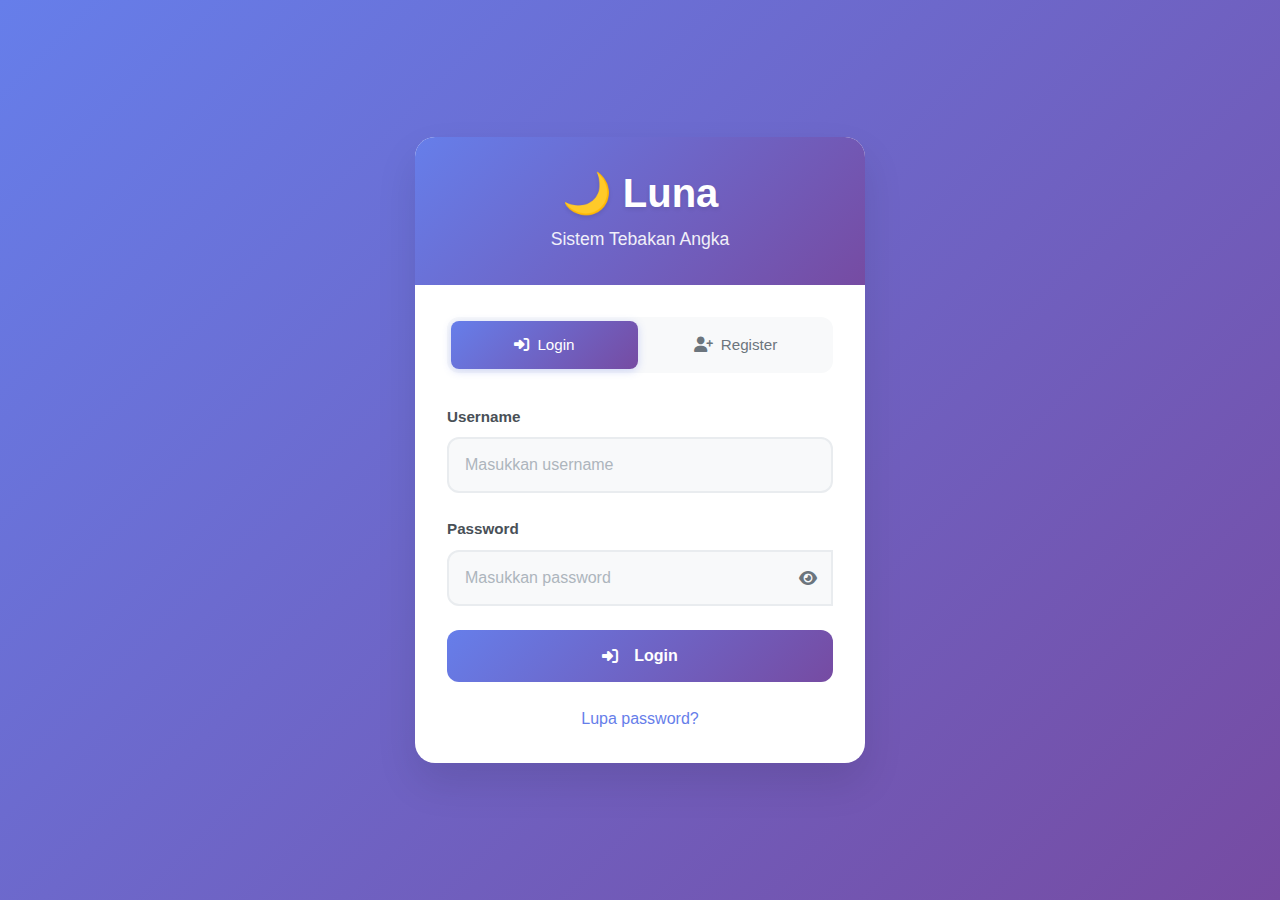
<file: bos_dashboard.html>
<!DOCTYPE html>
<html lang="id">
<head>
    <meta charset="UTF-8">
    <meta name="viewport" content="width=device-width, initial-scale=1.0">
    <title>Luna - Bos Dashboard</title>
    <link href="https://cdn.jsdelivr.net/npm/bootstrap@5.3.0/dist/css/bootstrap.min.css" rel="stylesheet">
    <link href="https://cdnjs.cloudflare.com/ajax/libs/font-awesome/6.4.0/css/all.min.css" rel="stylesheet">
    <link href="css/styles.css" rel="stylesheet">
</head>
<body>
    <div class="dashboard-container">
        <!-- Header -->
        <div class="dashboard-header">
            <div class="container">
                <div class="d-flex justify-content-between align-items-center">
                    <div class="user-info">
                        <div class="avatar">
                            <i class="fas fa-crown"></i>
                        </div>
                        <div class="user-details">
                            <h6 class="mb-0" id="bos-name">Bos Dashboard</h6>
                            <small id="bos-server">Luna System</small>
                        </div>
                    </div>
                    <div class="d-flex align-items-center gap-3">
                        <button class="btn btn-outline-light btn-sm" onclick="openNotifications()">
                            <i class="fas fa-bell"></i>
                            <span class="badge bg-warning ms-1" id="notification-count">0</span>
                        </button>
                        <button class="btn btn-outline-light btn-sm" onclick="logout()">
                            <i class="fas fa-sign-out-alt"></i>
                        </button>
                    </div>
                </div>
            </div>
        </div>

        <!-- Navigation Tabs -->
        <div class="dashboard-nav">
            <div class="container">
                <ul class="nav nav-pills" id="bos-nav">
                    <li class="nav-item">
                        <a class="nav-link active" href="#" onclick="switchBosTab('overview')">
                            <i class="fas fa-tachometer-alt me-2"></i>Overview
                        </a>
                    </li>
                    <li class="nav-item">
                        <a class="nav-link" href="#" onclick="switchBosTab('servers')">
                            <i class="fas fa-server me-2"></i>Server
                        </a>
                    </li>
                    <li class="nav-item">
                        <a class="nav-link" href="#" onclick="switchBosTab('sessions')">
                            <i class="fas fa-clock me-2"></i>Sesi
                        </a>
                    </li>
                    <li class="nav-item">
                        <a class="nav-link" href="#" onclick="switchBosTab('admin-bos')">
                            <i class="fas fa-users-cog me-2"></i>Admin Bos
                        </a>
                    </li>
                    <li class="nav-item">
                        <a class="nav-link" href="#" onclick="switchBosTab('finance')">
                            <i class="fas fa-money-bill-wave me-2"></i>Keuangan
                        </a>
                    </li>
                    <li class="nav-item">
                        <a class="nav-link" href="#" onclick="switchBosTab('transporter')">
                            <i class="fas fa-truck me-2"></i>Transporter
                        </a>
                    </li>
                </ul>
            </div>
        </div>

        <!-- Content -->
        <div class="dashboard-content">
            <div class="container">
                <!-- Overview Tab -->
                <div id="overview-tab" class="tab-content active">
                    <!-- Stats Row -->
                    <div class="row g-4 mb-4">
                        <div class="col-md-3 col-sm-6">
                            <div class="stat-card bg-primary text-white">
                                <div class="stat-icon">
                                    <i class="fas fa-server"></i>
                                </div>
                                <div class="stat-info">
                                    <div class="stat-number" id="total-servers">0</div>
                                    <div class="stat-label">Total Server</div>
                                </div>
                            </div>
                        </div>
                        <div class="col-md-3 col-sm-6">
                            <div class="stat-card bg-success text-white">
                                <div class="stat-icon">
                                    <i class="fas fa-clock"></i>
                                </div>
                                <div class="stat-info">
                                    <div class="stat-number" id="active-sessions">0</div>
                                    <div class="stat-label">Sesi Aktif</div>
                                </div>
                            </div>
                        </div>
                        <div class="col-md-3 col-sm-6">
                            <div class="stat-card bg-info text-white">
                                <div class="stat-icon">
                                    <i class="fas fa-users"></i>
                                </div>
                                <div class="stat-info">
                                    <div class="stat-number" id="total-users">0</div>
                                    <div class="stat-label">Total User</div>
                                </div>
                            </div>
                        </div>
                        <div class="col-md-3 col-sm-6">
                            <div class="stat-card bg-warning text-white">
                                <div class="stat-icon">
                                    <i class="fas fa-money-bill-wave"></i>
                                </div>
                                <div class="stat-info">
                                    <div class="stat-number" id="total-revenue">Rp 0</div>
                                    <div class="stat-label">Total Pendapatan</div>
                                </div>
                            </div>
                        </div>
                    </div>

                    <!-- Quick Actions -->
                    <div class="row g-4 mb-4">
                        <div class="col-12">
                            <h5 class="mb-3">Aksi Cepat</h5>
                        </div>
                        <div class="col-md-4 col-sm-6">
                            <a href="#" class="action-card" onclick="openAddServerModal()">
                                <div class="action-icon bg-primary">
                                    <i class="fas fa-plus"></i>
                                </div>
                                <div class="action-title">Tambah Server</div>
                                <div class="action-description">Buat server baru</div>
                            </a>
                        </div>
                        <div class="col-md-4 col-sm-6">
                            <a href="#" class="action-card" onclick="openAddSessionModal()">
                                <div class="action-icon bg-success">
                                    <i class="fas fa-clock"></i>
                                </div>
                                <div class="action-title">Buat Sesi</div>
                                <div class="action-description">Buat sesi betting baru</div>
                            </a>
                        </div>
                        <div class="col-md-4 col-sm-6">
                            <a href="#" class="action-card" onclick="openAddAdminBosModal()">
                                <div class="action-icon bg-info">
                                    <i class="fas fa-user-plus"></i>
                                </div>
                                <div class="action-title">Tambah Admin</div>
                                <div class="action-description">Tambah Admin Bos</div>
                            </a>
                        </div>
                    </div>

                    <!-- Recent Activities -->
                    <div class="row">
                        <div class="col-md-8">
                            <div class="card">
                                <div class="card-header">
                                    <h6 class="mb-0">Aktivitas Terbaru</h6>
                                </div>
                                <div class="card-body">
                                    <div id="recent-activities">
                                        <div class="text-center py-4">
                                            <i class="fas fa-spinner fa-spin text-muted"></i>
                                            <p class="text-muted mt-2">Memuat aktivitas...</p>
                                        </div>
                                    </div>
                                </div>
                            </div>
                        </div>
                        <div class="col-md-4">
                            <div class="card">
                                <div class="card-header">
                                    <h6 class="mb-0">Server Status</h6>
                                </div>
                                <div class="card-body">
                                    <div id="server-status">
                                        <div class="text-center py-4">
                                            <i class="fas fa-spinner fa-spin text-muted"></i>
                                            <p class="text-muted mt-2">Memuat status...</p>
                                        </div>
                                    </div>
                                </div>
                            </div>
                        </div>
                    </div>
                </div>

                <!-- Server Management Tab -->
                <div id="servers-tab" class="tab-content">
                    <div class="d-flex justify-content-between align-items-center mb-4">
                        <h4>Manajemen Server</h4>
                        <button class="btn btn-primary" onclick="openAddServerModal()">
                            <i class="fas fa-plus me-2"></i>Tambah Server
                        </button>
                    </div>

                    <div class="card">
                        <div class="card-body">
                            <div class="table-responsive">
                                <table class="table table-hover" id="servers-table">
                                    <thead>
                                        <tr>
                                            <th>Nama Server</th>
                                            <th>Lokasi</th>
                                            <th>Status</th>
                                            <th>Sesi Aktif</th>
                                            <th>Total User</th>
                                            <th>Aksi</th>
                                        </tr>
                                    </thead>
                                    <tbody id="servers-list">
                                        <tr>
                                            <td colspan="6" class="text-center py-4">
                                                <i class="fas fa-spinner fa-spin text-muted"></i>
                                                <p class="text-muted mt-2">Memuat data server...</p>
                                            </td>
                                        </tr>
                                    </tbody>
                                </table>
                            </div>
                        </div>
                    </div>
                </div>

                <!-- Session Management Tab -->
                <div id="sessions-tab" class="tab-content">
                    <div class="d-flex justify-content-between align-items-center mb-4">
                        <h4>Manajemen Sesi Server</h4>
                        <button class="btn btn-primary" onclick="openAddSessionModal()">
                            <i class="fas fa-plus me-2"></i>Buat Sesi Baru
                        </button>
                    </div>

                    <div class="row mb-4">
                        <div class="col-md-6">
                            <div class="card">
                                <div class="card-body">
                                    <h6>Filter Sesi</h6>
                                    <div class="row g-3">
                                        <div class="col-md-6">
                                            <select class="form-select" id="filter-server">
                                                <option value="">Semua Server</option>
                                            </select>
                                        </div>
                                        <div class="col-md-6">
                                            <select class="form-select" id="filter-status">
                                                <option value="">Semua Status</option>
                                                <option value="upcoming">Akan Datang</option>
                                                <option value="active">Aktif</option>
                                                <option value="closed">Tutup</option>
                                                <option value="finished">Selesai</option>
                                            </select>
                                        </div>
                                    </div>
                                </div>
                            </div>
                        </div>
                    </div>

                    <div class="card">
                        <div class="card-body">
                            <div class="table-responsive">
                                <table class="table table-hover" id="sessions-table">
                                    <thead>
                                        <tr>
                                            <th>Server</th>
                                            <th>Tanggal</th>
                                            <th>Jam Buka</th>
                                            <th>Jam Tutup</th>
                                            <th>Status</th>
                                            <th>Total Bet</th>
                                            <th>Aksi</th>
                                        </tr>
                                    </thead>
                                    <tbody id="sessions-list">
                                        <tr>
                                            <td colspan="7" class="text-center py-4">
                                                <i class="fas fa-spinner fa-spin text-muted"></i>
                                                <p class="text-muted mt-2">Memuat data sesi...</p>
                                            </td>
                                        </tr>
                                    </tbody>
                                </table>
                            </div>
                        </div>
                    </div>
                </div>

                <!-- Admin Bos Management Tab -->
                <div id="admin-bos-tab" class="tab-content">
                    <div class="d-flex justify-content-between align-items-center mb-4">
                        <h4>Manajemen Admin Bos</h4>
                        <button class="btn btn-primary" onclick="openAddAdminBosModal()">
                            <i class="fas fa-user-plus me-2"></i>Tambah Admin Bos
                        </button>
                    </div>

                    <div class="card">
                        <div class="card-body">
                            <div class="table-responsive">
                                <table class="table table-hover" id="admin-bos-table">
                                    <thead>
                                        <tr>
                                            <th>Nama</th>
                                            <th>Username</th>
                                            <th>Email</th>
                                            <th>Telepon</th>
                                            <th>Status</th>
                                            <th>Bergabung</th>
                                            <th>Aksi</th>
                                        </tr>
                                    </thead>
                                    <tbody id="admin-bos-list">
                                        <tr>
                                            <td colspan="7" class="text-center py-4">
                                                <i class="fas fa-spinner fa-spin text-muted"></i>
                                                <p class="text-muted mt-2">Memuat data admin bos...</p>
                                            </td>
                                        </tr>
                                    </tbody>
                                </table>
                            </div>
                        </div>
                    </div>
                </div>

                <!-- Finance Management Tab -->
                <div id="finance-tab" class="tab-content">
                    <h4 class="mb-4">Manajemen Keuangan</h4>
                    
                    <!-- Financial Summary -->
                    <div class="row g-4 mb-4">
                        <div class="col-md-3">
                            <div class="card text-white bg-success">
                                <div class="card-body">
                                    <div class="d-flex justify-content-between">
                                        <div>
                                            <h6>Total Pendapatan</h6>
                                            <h4 id="total-income">Rp 0</h4>
                                        </div>
                                        <i class="fas fa-arrow-up fa-2x"></i>
                                    </div>
                                </div>
                            </div>
                        </div>
                        <div class="col-md-3">
                            <div class="card text-white bg-danger">
                                <div class="card-body">
                                    <div class="d-flex justify-content-between">
                                        <div>
                                            <h6>Total Pengeluaran</h6>
                                            <h4 id="total-expense">Rp 0</h4>
                                        </div>
                                        <i class="fas fa-arrow-down fa-2x"></i>
                                    </div>
                                </div>
                            </div>
                        </div>
                        <div class="col-md-3">
                            <div class="card text-white bg-info">
                                <div class="card-body">
                                    <div class="d-flex justify-content-between">
                                        <div>
                                            <h6>Saldo Tersedia</h6>
                                            <h4 id="available-balance">Rp 0</h4>
                                        </div>
                                        <i class="fas fa-wallet fa-2x"></i>
                                    </div>
                                </div>
                            </div>
                        </div>
                        <div class="col-md-3">
                            <div class="card text-white bg-warning">
                                <div class="card-body">
                                    <div class="d-flex justify-content-between">
                                        <div>
                                            <h6>Pending Withdrawal</h6>
                                            <h4 id="pending-withdrawal">Rp 0</h4>
                                        </div>
                                        <i class="fas fa-hourglass-half fa-2x"></i>
                                    </div>
                                </div>
                            </div>
                        </div>
                    </div>

                    <!-- Financial Actions -->
                    <div class="row g-4 mb-4">
                        <div class="col-md-6">
                            <div class="card">
                                <div class="card-header">
                                    <h6>Transaksi Terbaru</h6>
                                </div>
                                <div class="card-body">
                                    <div id="recent-transactions">
                                        <div class="text-center py-4">
                                            <i class="fas fa-spinner fa-spin text-muted"></i>
                                            <p class="text-muted mt-2">Memuat transaksi...</p>
                                        </div>
                                    </div>
                                </div>
                            </div>
                        </div>
                        <div class="col-md-6">
                            <div class="card">
                                <div class="card-header">
                                    <h6>Aksi Keuangan</h6>
                                </div>
                                <div class="card-body">
                                    <div class="d-grid gap-2">
                                        <button class="btn btn-success" onclick="openDepositModal()">
                                            <i class="fas fa-plus me-2"></i>Deposit
                                        </button>
                                        <button class="btn btn-warning" onclick="openWithdrawModal()">
                                            <i class="fas fa-minus me-2"></i>Withdrawal
                                        </button>
                                        <button class="btn btn-info" onclick="viewFinancialReport()">
                                            <i class="fas fa-chart-line me-2"></i>Laporan Keuangan
                                        </button>
                                    </div>
                                </div>
                            </div>
                        </div>
                    </div>
                </div>

                <!-- Transporter Management Tab -->
                <div id="transporter-tab" class="tab-content">
                    <div class="d-flex justify-content-between align-items-center mb-4">
                        <h4>Manajemen Transporter</h4>
                        <button class="btn btn-primary" onclick="openAddTransporterModal()">
                            <i class="fas fa-truck me-2"></i>Tambah Transporter
                        </button>
                    </div>

                    <div class="card">
                        <div class="card-body">
                            <div class="table-responsive">
                                <table class="table table-hover" id="transporter-table">
                                    <thead>
                                        <tr>
                                            <th>Nama</th>
                                            <th>Username</th>
                                            <th>Area</th>
                                            <th>Telepon</th>
                                            <th>Status</th>
                                            <th>Total Penjual</th>
                                            <th>Aksi</th>
                                        </tr>
                                    </thead>
                                    <tbody id="transporter-list">
                                        <tr>
                                            <td colspan="7" class="text-center py-4">
                                                <i class="fas fa-spinner fa-spin text-muted"></i>
                                                <p class="text-muted mt-2">Memuat data transporter...</p>
                                            </td>
                                        </tr>
                                    </tbody>
                                </table>
                            </div>
                        </div>
                    </div>
                </div>
            </div>
        </div>
    </div>

    <!-- Modals will be added here -->
    <div id="modal-container"></div>

    <!-- Scripts -->
    <script src="https://cdn.jsdelivr.net/npm/bootstrap@5.3.0/dist/js/bootstrap.bundle.min.js"></script>
    <script src="js/app.js"></script>
    <script src="js/bos-dashboard.js"></script>
</body>
</html>
</file>
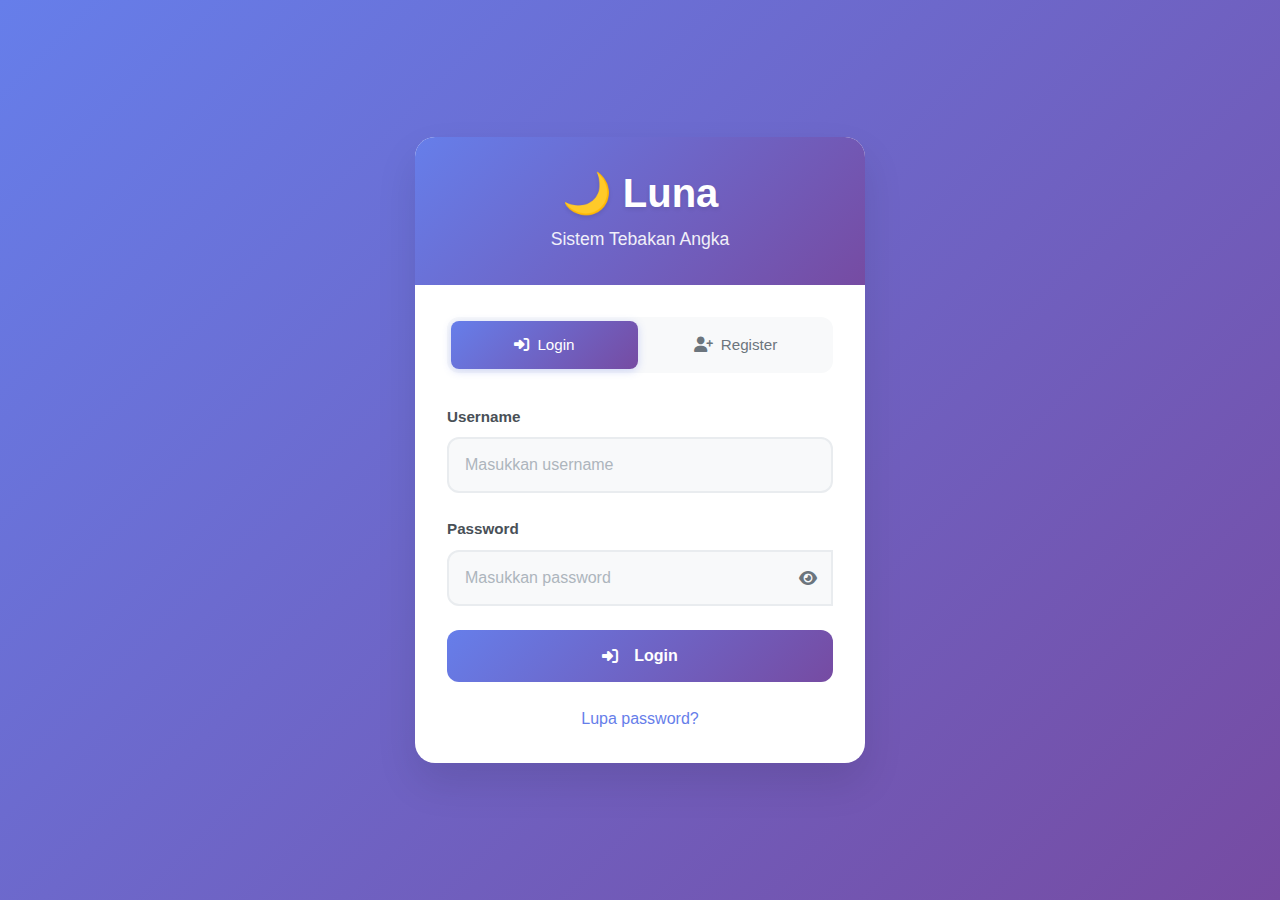
<file: change_password.html>
<!DOCTYPE html>
<html lang="id">
<head>
    <meta charset="UTF-8">
    <meta name="viewport" content="width=device-width, initial-scale=1.0">
    <title>Ganti Password - Luna</title>
    <link href="https://cdn.jsdelivr.net/npm/bootstrap@5.1.3/dist/css/bootstrap.min.css" rel="stylesheet">
    <link href="https://cdnjs.cloudflare.com/ajax/libs/font-awesome/6.0.0/css/all.min.css" rel="stylesheet">
    <link href="css/core.css" rel="stylesheet">
    <style>
        .change-password-container {
            min-height: 100vh;
            display: flex;
            align-items: center;
            justify-content: center;
            background: linear-gradient(135deg, #667eea 0%, #764ba2 100%);
        }
        .change-password-card {
            background: white;
            border-radius: 15px;
            box-shadow: 0 15px 35px rgba(0, 0, 0, 0.1);
            padding: 2rem;
            width: 100%;
            max-width: 500px;
        }
        .password-requirements {
            background: #f8f9fa;
            border-radius: 8px;
            padding: 1rem;
            margin-top: 1rem;
        }
        .requirement-item {
            display: flex;
            align-items: center;
            margin-bottom: 0.5rem;
        }
        .requirement-item i {
            margin-right: 0.5rem;
            width: 16px;
        }
        .requirement-met {
            color: #28a745;
        }
        .requirement-not-met {
            color: #6c757d;
        }
    </style>
</head>
<body>
    <div class="change-password-container">
        <div class="change-password-card">
            <div class="text-center mb-4">
                <h3 class="mb-2">
                    <i class="fas fa-lock text-primary me-2"></i>
                    Ganti Password
                </h3>
                <p class="text-muted">Selamat datang! Silakan ganti password Anda untuk keamanan akun.</p>
            </div>

            <form id="changePasswordForm">
                <div class="mb-3">
                    <label for="currentPassword" class="form-label">Password Saat Ini</label>
                    <div class="input-group">
                        <span class="input-group-text">
                            <i class="fas fa-key"></i>
                        </span>
                        <input type="password" class="form-control" id="currentPassword" name="currentPassword" required>
                        <button class="btn btn-outline-secondary" type="button" onclick="togglePassword('currentPassword')">
                            <i class="fas fa-eye"></i>
                        </button>
                    </div>
                </div>

                <div class="mb-3">
                    <label for="newPassword" class="form-label">Password Baru</label>
                    <div class="input-group">
                        <span class="input-group-text">
                            <i class="fas fa-lock"></i>
                        </span>
                        <input type="password" class="form-control" id="newPassword" name="newPassword" required>
                        <button class="btn btn-outline-secondary" type="button" onclick="togglePassword('newPassword')">
                            <i class="fas fa-eye"></i>
                        </button>
                    </div>
                </div>

                <div class="mb-3">
                    <label for="confirmPassword" class="form-label">Konfirmasi Password Baru</label>
                    <div class="input-group">
                        <span class="input-group-text">
                            <i class="fas fa-lock"></i>
                        </span>
                        <input type="password" class="form-control" id="confirmPassword" name="confirmPassword" required>
                        <button class="btn btn-outline-secondary" type="button" onclick="togglePassword('confirmPassword')">
                            <i class="fas fa-eye"></i>
                        </button>
                    </div>
                </div>

                <div class="password-requirements">
                    <h6 class="mb-2">Persyaratan Password:</h6>
                    <div class="requirement-item" id="req-length">
                        <i class="fas fa-circle requirement-not-met"></i>
                        <span>Minimal 6 karakter</span>
                    </div>
                    <div class="requirement-item" id="req-match">
                        <i class="fas fa-circle requirement-not-met"></i>
                        <span>Konfirmasi password cocok</span>
                    </div>
                </div>

                <div class="d-grid gap-2">
                    <button type="submit" class="btn btn-primary" id="submitBtn" disabled>
                        <i class="fas fa-save me-2"></i>
                        Ganti Password
                    </button>
                </div>
            </form>

            <div class="text-center mt-3">
                <small class="text-muted">
                    <i class="fas fa-info-circle me-1"></i>
                    Password akan diubah dan Anda akan diarahkan ke dashboard
                </small>
            </div>
        </div>
    </div>

    <script src="https://cdn.jsdelivr.net/npm/bootstrap@5.1.3/dist/js/bootstrap.bundle.min.js"></script>
    <script>
        // Get user data from localStorage
        const userData = JSON.parse(localStorage.getItem('luna_user') || '{}');
        const token = localStorage.getItem('luna_token');

        if (!userData.id || !token) {
            alert('Sesi tidak valid. Silakan login kembali.');
            window.location.href = 'index.html';
        }

        // Password validation
        function validatePassword() {
            const newPassword = document.getElementById('newPassword').value;
            const confirmPassword = document.getElementById('confirmPassword').value;
            const submitBtn = document.getElementById('submitBtn');

            // Check length
            const reqLength = document.getElementById('req-length');
            const lengthMet = newPassword.length >= 6;
            reqLength.querySelector('i').className = `fas fa-circle ${lengthMet ? 'requirement-met' : 'requirement-not-met'}`;

            // Check match
            const reqMatch = document.getElementById('req-match');
            const matchMet = newPassword === confirmPassword && newPassword.length > 0;
            reqMatch.querySelector('i').className = `fas fa-circle ${matchMet ? 'requirement-met' : 'requirement-not-met'}`;

            // Enable/disable submit button
            submitBtn.disabled = !(lengthMet && matchMet);
        }

        // Toggle password visibility
        function togglePassword(inputId) {
            const input = document.getElementById(inputId);
            const button = input.nextElementSibling;
            const icon = button.querySelector('i');

            if (input.type === 'password') {
                input.type = 'text';
                icon.className = 'fas fa-eye-slash';
            } else {
                input.type = 'password';
                icon.className = 'fas fa-eye';
            }
        }

        // Form submission
        document.getElementById('changePasswordForm').addEventListener('submit', async function(e) {
            e.preventDefault();

            const currentPassword = document.getElementById('currentPassword').value;
            const newPassword = document.getElementById('newPassword').value;
            const confirmPassword = document.getElementById('confirmPassword').value;

            if (newPassword !== confirmPassword) {
                alert('Konfirmasi password tidak cocok!');
                return;
            }

            if (newPassword.length < 6) {
                alert('Password baru minimal 6 karakter!');
                return;
            }

            const submitBtn = document.getElementById('submitBtn');
            submitBtn.disabled = true;
            submitBtn.innerHTML = '<i class="fas fa-spinner fa-spin me-2"></i>Mengubah Password...';

            try {
                const response = await fetch('api/change_password.php', {
                    method: 'POST',
                    headers: {
                        'Content-Type': 'application/json',
                    },
                    body: JSON.stringify({
                        user_id: userData.id,
                        current_password: currentPassword,
                        new_password: newPassword,
                        confirm_password: confirmPassword
                    })
                });

                const result = await response.json();

                if (result.success) {
                    alert('Password berhasil diubah!');
                    
                    // Check profile completeness before redirecting
                    checkProfileCompleteness();
                } else {
                    alert('Error: ' + result.error);
                    submitBtn.disabled = false;
                    submitBtn.innerHTML = '<i class="fas fa-save me-2"></i>Ganti Password';
                }
            } catch (error) {
                console.error('Error:', error);
                alert('Terjadi kesalahan koneksi');
                submitBtn.disabled = false;
                submitBtn.innerHTML = '<i class="fas fa-save me-2"></i>Ganti Password';
            }
        });

        // Add event listeners for password validation
        document.getElementById('newPassword').addEventListener('input', validatePassword);
        document.getElementById('confirmPassword').addEventListener('input', validatePassword);

        // Check profile completeness
        async function checkProfileCompleteness() {
            try {
                const response = await fetch('api/check_user_completeness.php', {
                    method: 'POST',
                    headers: {
                        'Content-Type': 'application/json',
                    },
                    body: JSON.stringify({
                        user_id: userData.id
                    })
                });

                const result = await response.json();

                if (result.success) {
                    // If profile is complete (90% or more), go directly to dashboard
                    if (result.data.completeness_percentage >= 90) {
                        redirectToDashboard();
                    } else {
                        // If profile is incomplete, go to profile completeness page
                        window.location.href = 'profile_completeness.html';
                    }
                } else {
                    // If error, go directly to dashboard
                    redirectToDashboard();
                }
            } catch (error) {
                console.error('Error checking profile completeness:', error);
                // If error, go directly to dashboard
                redirectToDashboard();
            }
        }

        // Redirect to dashboard based on user role
        function redirectToDashboard() {
            switch (userData.role) {
                case 'Super Admin':
                    window.location.href = 'dashboards/super_admin/index.html';
                    break;
                case 'Bos':
                    window.location.href = 'dashboards/bos/index.html';
                    break;
                case 'Admin Bos':
                    window.location.href = 'dashboards/admin_bos/index.html';
                    break;
                case 'Transporter':
                    window.location.href = 'dashboards/transporter/index.html';
                    break;
                case 'Penjual':
                    window.location.href = 'dashboards/penjual/index.html';
                    break;
                case 'Pembeli':
                    window.location.href = 'dashboards/pembeli/index.html';
                    break;
                default:
                    window.location.href = 'index.html';
            }
        }
    </script>
</body>
</html>
</file>
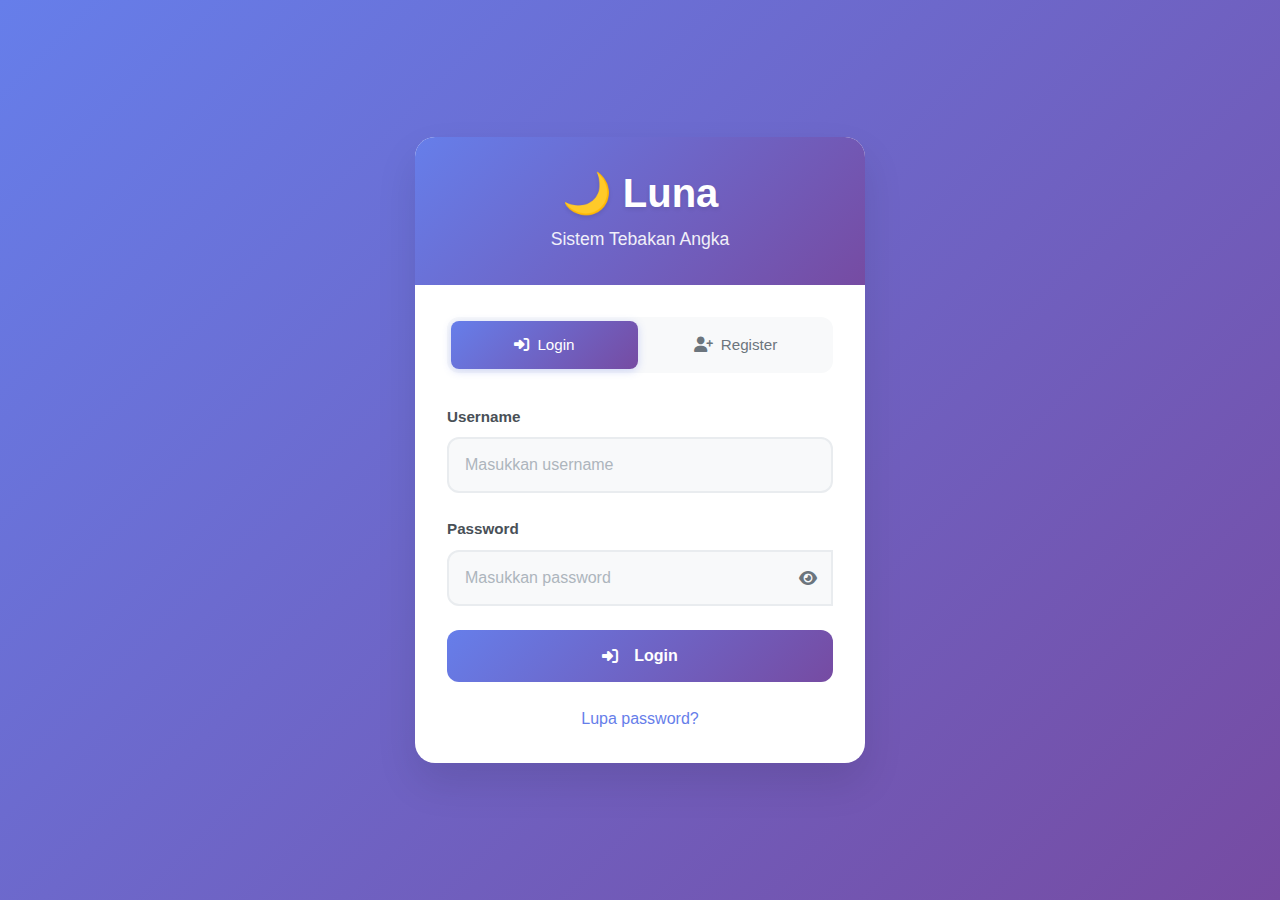
<file: input_tebakan_mobile.html>
<!DOCTYPE html>
<html lang="id">
<head>
    <meta charset="UTF-8">
    <meta name="viewport" content="width=device-width, initial-scale=1.0">
    <title>Luna - Input Tebakan</title>
    <link href="https://cdn.jsdelivr.net/npm/bootstrap@5.3.0/dist/css/bootstrap.min.css" rel="stylesheet">
    <link href="https://cdnjs.cloudflare.com/ajax/libs/font-awesome/6.4.0/css/all.min.css" rel="stylesheet">
    <link href="css/styles.css" rel="stylesheet">
</head>
<body>
    <div class="mobile-dashboard">
        <!-- Header -->
        <div class="mobile-header">
            <div class="d-flex align-items-center">
                <button class="btn btn-outline-light btn-sm me-3" onclick="goBack()">
                    <i class="fas fa-arrow-left"></i>
                </button>
                <div>
                    <h6 class="mb-0">Input Tebakan</h6>
                    <small>Masukkan angka tebakan Anda</small>
                </div>
            </div>
        </div>

        <!-- Content -->
        <div class="mobile-content">
            <!-- 4D Section -->
            <div class="card mb-3" id="section-4d">
                <div class="card-header d-flex justify-content-between align-items-center">
                    <h6 class="mb-0">4D (4 Digit)</h6>
                    <button class="btn btn-sm btn-outline-primary" onclick="toggleSection('4d')">
                        <i class="fas fa-chevron-down"></i>
                    </button>
                </div>
                <div class="card-body">
                    <div class="row g-2 mb-3">
                        <div class="col-3">
                            <input type="text" class="form-control text-center" maxlength="1" data-type="4d" data-position="0" placeholder="0">
                        </div>
                        <div class="col-3">
                            <input type="text" class="form-control text-center" maxlength="1" data-type="4d" data-position="1" placeholder="0">
                        </div>
                        <div class="col-3">
                            <input type="text" class="form-control text-center" maxlength="1" data-type="4d" data-position="2" placeholder="0">
                        </div>
                        <div class="col-3">
                            <input type="text" class="form-control text-center" maxlength="1" data-type="4d" data-position="3" placeholder="0">
                        </div>
                    </div>
                    <div class="d-flex flex-wrap gap-2 mb-3">
                        <button class="btn btn-outline-secondary btn-sm" onclick="fillQuickNumber('4d', '1111')">1111</button>
                        <button class="btn btn-outline-secondary btn-sm" onclick="fillQuickNumber('4d', '2222')">2222</button>
                        <button class="btn btn-outline-secondary btn-sm" onclick="fillQuickNumber('4d', '3333')">3333</button>
                        <button class="btn btn-outline-secondary btn-sm" onclick="fillQuickNumber('4d', '4444')">4444</button>
                        <button class="btn btn-outline-secondary btn-sm" onclick="fillQuickNumber('4d', '5555')">5555</button>
                        <button class="btn btn-outline-secondary btn-sm" onclick="fillQuickNumber('4d', '6666')">6666</button>
                        <button class="btn btn-outline-secondary btn-sm" onclick="fillQuickNumber('4d', '7777')">7777</button>
                        <button class="btn btn-outline-secondary btn-sm" onclick="fillQuickNumber('4d', '8888')">8888</button>
                        <button class="btn btn-outline-secondary btn-sm" onclick="fillQuickNumber('4d', '9999')">9999</button>
                    </div>
                    <div class="d-flex align-items-center gap-3">
                        <button class="btn btn-outline-primary btn-sm" onclick="changeQuantity('4d', -1)">-</button>
                        <div class="badge bg-primary fs-6" id="quantity-4d">1</div>
                        <button class="btn btn-outline-primary btn-sm" onclick="changeQuantity('4d', 1)">+</button>
                        <div class="badge bg-success fs-6" id="price-4d">Rp 1.000</div>
                    </div>
                </div>
            </div>

            <!-- 3D Section -->
            <div class="card mb-3" id="section-3d">
                <div class="card-header d-flex justify-content-between align-items-center">
                    <h6 class="mb-0">3D (3 Digit)</h6>
                    <button class="btn btn-sm btn-outline-primary" onclick="toggleSection('3d')">
                        <i class="fas fa-chevron-down"></i>
                    </button>
                </div>
                <div class="card-body">
                    <div class="row g-2 mb-3">
                        <div class="col-4">
                            <input type="text" class="form-control text-center" maxlength="1" data-type="3d" data-position="0" placeholder="0">
                        </div>
                        <div class="col-4">
                            <input type="text" class="form-control text-center" maxlength="1" data-type="3d" data-position="1" placeholder="0">
                        </div>
                        <div class="col-4">
                            <input type="text" class="form-control text-center" maxlength="1" data-type="3d" data-position="2" placeholder="0">
                        </div>
                    </div>
                    <div class="d-flex flex-wrap gap-2 mb-3">
                        <button class="btn btn-outline-secondary btn-sm" onclick="fillQuickNumber('3d', '111')">111</button>
                        <button class="btn btn-outline-secondary btn-sm" onclick="fillQuickNumber('3d', '222')">222</button>
                        <button class="btn btn-outline-secondary btn-sm" onclick="fillQuickNumber('3d', '333')">333</button>
                        <button class="btn btn-outline-secondary btn-sm" onclick="fillQuickNumber('3d', '444')">444</button>
                        <button class="btn btn-outline-secondary btn-sm" onclick="fillQuickNumber('3d', '555')">555</button>
                        <button class="btn btn-outline-secondary btn-sm" onclick="fillQuickNumber('3d', '666')">666</button>
                        <button class="btn btn-outline-secondary btn-sm" onclick="fillQuickNumber('3d', '777')">777</button>
                        <button class="btn btn-outline-secondary btn-sm" onclick="fillQuickNumber('3d', '888')">888</button>
                        <button class="btn btn-outline-secondary btn-sm" onclick="fillQuickNumber('3d', '999')">999</button>
                    </div>
                    <div class="d-flex align-items-center gap-3">
                        <button class="btn btn-outline-primary btn-sm" onclick="changeQuantity('3d', -1)">-</button>
                        <div class="badge bg-primary fs-6" id="quantity-3d">1</div>
                        <button class="btn btn-outline-primary btn-sm" onclick="changeQuantity('3d', 1)">+</button>
                        <div class="badge bg-success fs-6" id="price-3d">Rp 500</div>
                    </div>
                </div>
            </div>

            <!-- 2D Section -->
            <div class="card mb-3" id="section-2d">
                <div class="card-header d-flex justify-content-between align-items-center">
                    <h6 class="mb-0">2D (2 Digit)</h6>
                    <button class="btn btn-sm btn-outline-primary" onclick="toggleSection('2d')">
                        <i class="fas fa-chevron-down"></i>
                    </button>
                </div>
                <div class="card-body">
                    <div class="row g-2 mb-3">
                        <div class="col-6">
                            <input type="text" class="form-control text-center" maxlength="1" data-type="2d" data-position="0" placeholder="0">
                        </div>
                        <div class="col-6">
                            <input type="text" class="form-control text-center" maxlength="1" data-type="2d" data-position="1" placeholder="0">
                        </div>
                    </div>
                    <div class="d-flex flex-wrap gap-2 mb-3">
                        <button class="btn btn-outline-secondary btn-sm" onclick="fillQuickNumber('2d', '11')">11</button>
                        <button class="btn btn-outline-secondary btn-sm" onclick="fillQuickNumber('2d', '22')">22</button>
                        <button class="btn btn-outline-secondary btn-sm" onclick="fillQuickNumber('2d', '33')">33</button>
                        <button class="btn btn-outline-secondary btn-sm" onclick="fillQuickNumber('2d', '44')">44</button>
                        <button class="btn btn-outline-secondary btn-sm" onclick="fillQuickNumber('2d', '55')">55</button>
                        <button class="btn btn-outline-secondary btn-sm" onclick="fillQuickNumber('2d', '66')">66</button>
                        <button class="btn btn-outline-secondary btn-sm" onclick="fillQuickNumber('2d', '77')">77</button>
                        <button class="btn btn-outline-secondary btn-sm" onclick="fillQuickNumber('2d', '88')">88</button>
                        <button class="btn btn-outline-secondary btn-sm" onclick="fillQuickNumber('2d', '99')">99</button>
                    </div>
                    <div class="d-flex align-items-center gap-3">
                        <button class="btn btn-outline-primary btn-sm" onclick="changeQuantity('2d', -1)">-</button>
                        <div class="badge bg-primary fs-6" id="quantity-2d">1</div>
                        <button class="btn btn-outline-primary btn-sm" onclick="changeQuantity('2d', 1)">+</button>
                        <div class="badge bg-success fs-6" id="price-2d">Rp 200</div>
                    </div>
                </div>
            </div>

            <!-- Summary Card -->
            <div class="card bg-primary text-white">
                <div class="card-body">
                    <h6 class="mb-3">Ringkasan Tebakan</h6>
                    <div class="d-flex justify-content-between mb-2">
                        <span>4D (1x)</span>
                        <span>Rp 1.000</span>
                    </div>
                    <div class="d-flex justify-content-between mb-2">
                        <span>3D (1x)</span>
                        <span>Rp 500</span>
                    </div>
                    <div class="d-flex justify-content-between mb-2">
                        <span>2D (1x)</span>
                        <span>Rp 200</span>
                    </div>
                    <hr class="my-2">
                    <div class="d-flex justify-content-between fw-bold fs-5">
                        <span>Total:</span>
                        <span>Rp 1.700</span>
                    </div>
                </div>
            </div>
        </div>

        <!-- Action Buttons -->
        <div class="mobile-bottom-nav">
            <div class="container">
                <div class="row g-2">
                    <div class="col-6">
                        <button class="btn btn-secondary w-100" onclick="clearAll()">
                            <i class="fas fa-trash me-2"></i>Clear
                        </button>
                    </div>
                    <div class="col-6">
                        <button class="btn btn-primary w-100" id="submit-btn" onclick="submitTebakan()" disabled>
                            <i class="fas fa-check me-2"></i>Submit
                        </button>
                    </div>
                </div>
            </div>
        </div>
    </div>

    <script src="https://cdn.jsdelivr.net/npm/bootstrap@5.3.0/dist/js/bootstrap.bundle.min.js"></script>
    <script src="js/app.js"></script>
    <script>
        function goBack() {
            window.history.back();
        }

        function toggleSection(type) {
            const section = document.getElementById(`section-${type}`);
            const btn = section.querySelector('.btn i');
            
            if (section.classList.contains('collapsed')) {
                section.classList.remove('collapsed');
                btn.className = 'fas fa-chevron-down';
            } else {
                section.classList.add('collapsed');
                btn.className = 'fas fa-chevron-up';
            }
        }

        function fillQuickNumber(type, number) {
            const inputs = document.querySelectorAll(`[data-type="${type}"]`);
            const digits = number.split('');
            
            inputs.forEach((input, index) => {
                if (digits[index]) {
                    input.value = digits[index];
                    input.classList.add('is-valid');
                    input.classList.remove('is-invalid');
                }
            });
            
            updateSummary();
        }

        function changeQuantity(type, change) {
            const display = document.getElementById(`quantity-${type}`);
            let currentQty = parseInt(display.textContent);
            currentQty = Math.max(1, currentQty + change);
            display.textContent = currentQty;
            
            updatePrice(type);
            updateSummary();
        }

        function updatePrice(type) {
            const qty = parseInt(document.getElementById(`quantity-${type}`).textContent);
            const prices = {
                '4d': 1000,
                '3d': 500,
                '2d': 200
            };
            const total = qty * prices[type];
            document.getElementById(`price-${type}`).textContent = `Rp ${total.toLocaleString()}`;
        }

        function updateSummary() {
            // This would calculate totals from all sections
            // For now, just enable submit button if any input has value
            const inputs = document.querySelectorAll('.form-control');
            let hasValue = false;
            
            inputs.forEach(input => {
                if (input.value.trim() !== '') {
                    hasValue = true;
                }
            });
            
            document.getElementById('submit-btn').disabled = !hasValue;
        }

        function clearAll() {
            const inputs = document.querySelectorAll('.form-control');
            inputs.forEach(input => {
                input.value = '';
                input.classList.remove('is-valid', 'is-invalid');
            });
            
            const quantities = document.querySelectorAll('[id^="quantity-"]');
            quantities.forEach(qty => qty.textContent = '1');
            
            updateSummary();
            document.getElementById('submit-btn').disabled = true;
        }

        function submitTebakan() {
            // Collect all tebakan data
            const tebakanData = collectTebakanData();
            
            if (tebakanData.length === 0) {
                alert('Silakan masukkan minimal satu tebakan');
                return;
            }
            
            // Submit to server
            console.log('Submitting tebakan:', tebakanData);
            alert('Tebakan berhasil disubmit!');
            
            // Clear form
            clearAll();
        }

        function collectTebakanData() {
            const data = [];
            const types = ['4d', '3d', '2d'];
            
            types.forEach(type => {
                const inputs = document.querySelectorAll(`[data-type="${type}"]`);
                const qty = parseInt(document.getElementById(`quantity-${type}`).textContent);
                
                let number = '';
                inputs.forEach(input => {
                    if (input.value) {
                        number += input.value;
                    }
                });
                
                if (number.length > 0) {
                    data.push({
                        type: type,
                        number: number,
                        quantity: qty
                    });
                }
            });
            
            return data;
        }

        // Initialize form
        document.addEventListener('DOMContentLoaded', function() {
            // Add input event listeners
            const inputs = document.querySelectorAll('.form-control');
            inputs.forEach(input => {
                input.addEventListener('input', function() {
                    const value = this.value;
                    if (value && /^\d$/.test(value)) {
                        this.classList.remove('is-invalid');
                        this.classList.add('is-valid');
                        
                        // Move to next input
                        const nextInput = this.parentElement.parentElement.querySelector(`[data-position="${parseInt(this.dataset.position) + 1}"]`);
                        if (nextInput) {
                            nextInput.focus();
                        }
                    } else if (value) {
                        this.classList.remove('is-valid');
                        this.classList.add('is-invalid');
                    } else {
                        this.classList.remove('is-valid', 'is-invalid');
                    }
                    
                    updateSummary();
                });
                
                input.addEventListener('keydown', function(e) {
                    if (e.key === 'Backspace' && !this.value) {
                        // Move to previous input
                        const prevInput = this.parentElement.parentElement.querySelector(`[data-position="${parseInt(this.dataset.position) - 1}"]`);
                        if (prevInput) {
                            prevInput.focus();
                        }
                    }
                });
            });
        });
    </script>
</body>
</html>
</file>
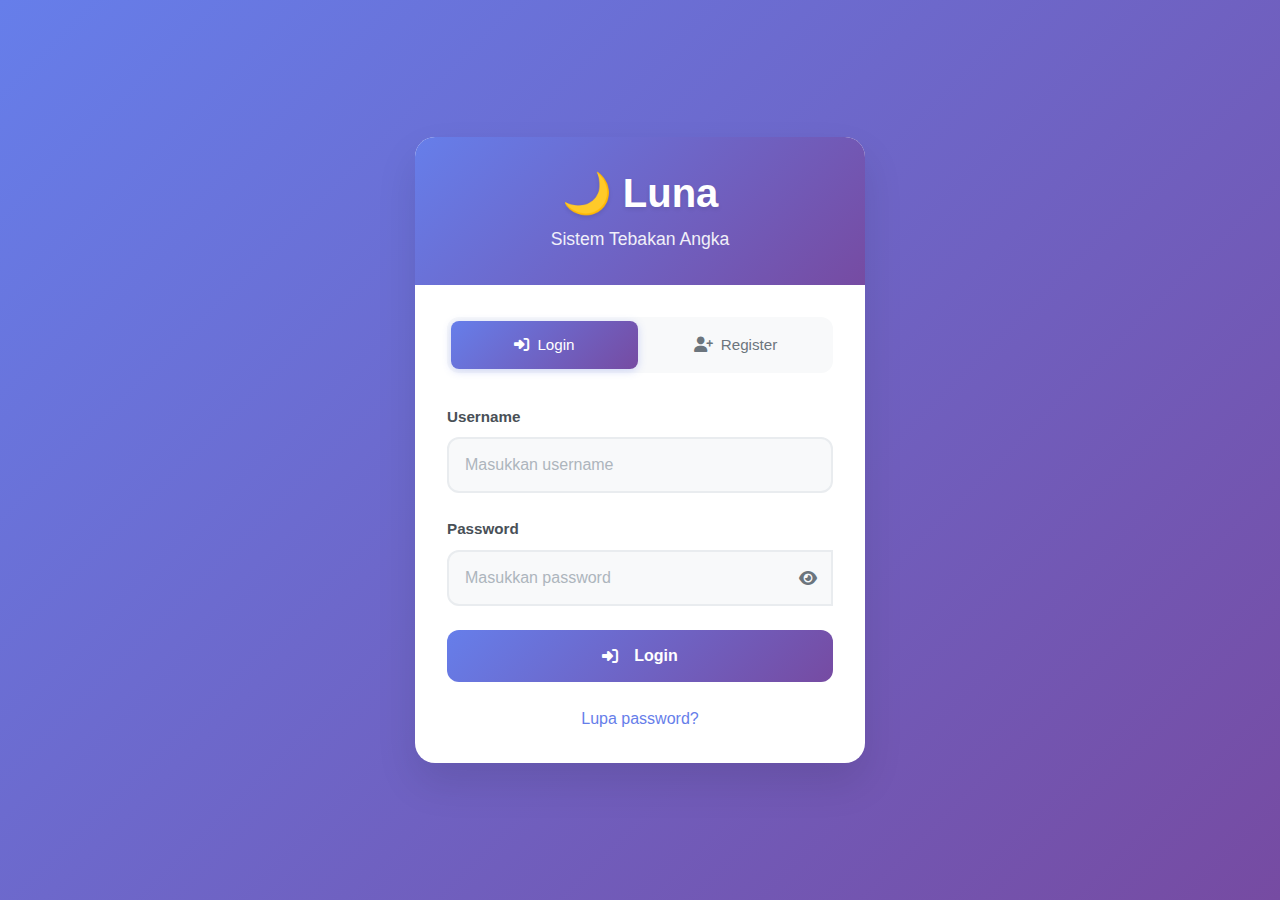
<file: profile_completeness.html>
<!DOCTYPE html>
<html lang="id">
<head>
    <meta charset="UTF-8">
    <meta name="viewport" content="width=device-width, initial-scale=1.0">
    <title>Kelengkapan Profil - Luna</title>
    <link href="https://cdn.jsdelivr.net/npm/bootstrap@5.1.3/dist/css/bootstrap.min.css" rel="stylesheet">
    <link href="https://cdnjs.cloudflare.com/ajax/libs/font-awesome/6.0.0/css/all.min.css" rel="stylesheet">
    <link href="css/core.css" rel="stylesheet">
    <style>
        .profile-container {
            min-height: 100vh;
            background: linear-gradient(135deg, #667eea 0%, #764ba2 100%);
            padding: 2rem 0;
        }
        .profile-card {
            background: white;
            border-radius: 15px;
            box-shadow: 0 15px 35px rgba(0, 0, 0, 0.1);
            padding: 2rem;
            margin-bottom: 2rem;
        }
        .completeness-progress {
            background: #f8f9fa;
            border-radius: 10px;
            padding: 1.5rem;
            margin-bottom: 2rem;
        }
        .progress-circle {
            width: 120px;
            height: 120px;
            border-radius: 50%;
            display: flex;
            align-items: center;
            justify-content: center;
            font-size: 1.5rem;
            font-weight: bold;
            margin: 0 auto 1rem;
            position: relative;
        }
        .progress-complete { background: #28a745; color: white; }
        .progress-mostly { background: #ffc107; color: #212529; }
        .progress-partial { background: #fd7e14; color: white; }
        .progress-incomplete { background: #dc3545; color: white; }
        
        .section-card {
            border: 1px solid #dee2e6;
            border-radius: 10px;
            padding: 1.5rem;
            margin-bottom: 1.5rem;
        }
        .section-header {
            display: flex;
            align-items: center;
            justify-content: space-between;
            margin-bottom: 1rem;
        }
        .section-title {
            font-weight: 600;
            color: #495057;
        }
        .completeness-badge {
            padding: 0.25rem 0.75rem;
            border-radius: 20px;
            font-size: 0.875rem;
            font-weight: 500;
        }
        .badge-complete { background: #d4edda; color: #155724; }
        .badge-incomplete { background: #f8d7da; color: #721c24; }
        .badge-partial { background: #fff3cd; color: #856404; }
        
        .field-item {
            display: flex;
            align-items: center;
            justify-content: space-between;
            padding: 0.75rem 0;
            border-bottom: 1px solid #f1f3f4;
        }
        .field-item:last-child { border-bottom: none; }
        .field-label {
            font-weight: 500;
            color: #495057;
        }
        .field-value {
            color: #6c757d;
            text-align: right;
        }
        .field-status {
            margin-left: 0.5rem;
        }
        .status-complete { color: #28a745; }
        .status-incomplete { color: #dc3545; }
        .status-optional { color: #6c757d; }
        
        .edit-btn {
            padding: 0.25rem 0.75rem;
            font-size: 0.875rem;
        }
    </style>
</head>
<body>
    <div class="profile-container">
        <div class="container">
            <div class="row justify-content-center">
                <div class="col-lg-8">
                    <!-- Header -->
                    <div class="text-center mb-4">
                        <h2 class="text-white mb-2">
                            <i class="fas fa-user-check me-2"></i>
                            Kelengkapan Profil
                        </h2>
                        <p class="text-white-50">Lengkapi data profil Anda untuk pengalaman yang lebih baik</p>
                    </div>

                    <!-- Profile Card -->
                    <div class="profile-card">
                        <!-- User Info -->
                        <div class="text-center mb-4">
                            <div class="mb-3">
                                <i class="fas fa-user-circle fa-4x text-primary"></i>
                            </div>
                            <h4 id="userName">Loading...</h4>
                            <p class="text-muted" id="userRole">Loading...</p>
                        </div>

                        <!-- Completeness Progress -->
                        <div class="completeness-progress">
                            <div class="text-center">
                                <div class="progress-circle" id="progressCircle">
                                    <span id="progressText">0%</span>
                                </div>
                                <h5 id="progressStatus">Memeriksa kelengkapan...</h5>
                                <p class="text-muted mb-0">Kelengkapan data profil Anda</p>
                            </div>
                        </div>

                        <!-- Personal Data Section -->
                        <div class="section-card">
                            <div class="section-header">
                                <h6 class="section-title">
                                    <i class="fas fa-user me-2"></i>
                                    Data Pribadi
                                </h6>
                                <span class="completeness-badge" id="personalBadge">Loading...</span>
                            </div>
                            <div id="personalDataList">
                                <!-- Data will be loaded here -->
                            </div>
                            <div class="text-center mt-3">
                                <button class="btn btn-outline-primary btn-sm" onclick="editPersonalData()">
                                    <i class="fas fa-edit me-1"></i>
                                    Edit Data Pribadi
                                </button>
                            </div>
                        </div>

                        <!-- Contact Data Section -->
                        <div class="section-card">
                            <div class="section-header">
                                <h6 class="section-title">
                                    <i class="fas fa-address-book me-2"></i>
                                    Data Kontak
                                </h6>
                                <span class="completeness-badge" id="contactBadge">Loading...</span>
                            </div>
                            <div id="contactDataList">
                                <!-- Data will be loaded here -->
                            </div>
                            <div class="text-center mt-3">
                                <button class="btn btn-outline-primary btn-sm" onclick="editContactData()">
                                    <i class="fas fa-edit me-1"></i>
                                    Edit Data Kontak
                                </button>
                            </div>
                        </div>

                        <!-- Address Data Section -->
                        <div class="section-card">
                            <div class="section-header">
                                <h6 class="section-title">
                                    <i class="fas fa-map-marker-alt me-2"></i>
                                    Data Alamat
                                </h6>
                                <span class="completeness-badge" id="addressBadge">Loading...</span>
                            </div>
                            <div id="addressDataList">
                                <!-- Data will be loaded here -->
                            </div>
                            <div class="text-center mt-3">
                                <button class="btn btn-outline-primary btn-sm" onclick="editAddressData()">
                                    <i class="fas fa-edit me-1"></i>
                                    Edit Data Alamat
                                </button>
                            </div>
                        </div>

                        <!-- Action Buttons -->
                        <div class="text-center mt-4">
                            <button class="btn btn-primary me-2" onclick="continueToDashboard()">
                                <i class="fas fa-arrow-right me-1"></i>
                                Lanjutkan ke Dashboard
                            </button>
                            <button class="btn btn-outline-secondary" onclick="logout()">
                                <i class="fas fa-sign-out-alt me-1"></i>
                                Logout
                            </button>
                        </div>
                    </div>
                </div>
            </div>
        </div>
    </div>

    <script src="https://cdn.jsdelivr.net/npm/bootstrap@5.1.3/dist/js/bootstrap.bundle.min.js"></script>
    <script>
        // Get user data from localStorage
        const userData = JSON.parse(localStorage.getItem('luna_user') || '{}');
        const token = localStorage.getItem('luna_token');

        if (!userData.id || !token) {
            alert('Sesi tidak valid. Silakan login kembali.');
            window.location.href = 'index.html';
        }

        // Load profile completeness data
        async function loadProfileCompleteness() {
            try {
                const response = await fetch('api/check_user_completeness.php', {
                    method: 'POST',
                    headers: {
                        'Content-Type': 'application/json',
                    },
                    body: JSON.stringify({
                        user_id: userData.id
                    })
                });

                const result = await response.json();

                if (result.success) {
                    displayProfileData(result.data);
                } else {
                    alert('Error: ' + result.error);
                }
            } catch (error) {
                console.error('Error:', error);
                alert('Terjadi kesalahan saat memuat data profil');
            }
        }

        // Display profile data
        function displayProfileData(data) {
            // Update user info
            document.getElementById('userName').textContent = data.nama_lengkap;
            document.getElementById('userRole').textContent = data.role;

            // Update progress
            const progressCircle = document.getElementById('progressCircle');
            const progressText = document.getElementById('progressText');
            const progressStatus = document.getElementById('progressStatus');

            progressText.textContent = data.completeness_percentage + '%';
            
            // Set progress circle color
            progressCircle.className = 'progress-circle';
            if (data.completeness_status === 'complete') {
                progressCircle.classList.add('progress-complete');
                progressStatus.textContent = 'Profil Lengkap';
            } else if (data.completeness_status === 'mostly_complete') {
                progressCircle.classList.add('progress-mostly');
                progressStatus.textContent = 'Profil Hampir Lengkap';
            } else if (data.completeness_status === 'partially_complete') {
                progressCircle.classList.add('progress-partial');
                progressStatus.textContent = 'Profil Sebagian Lengkap';
            } else {
                progressCircle.classList.add('progress-incomplete');
                progressStatus.textContent = 'Profil Belum Lengkap';
            }

            // Display personal data
            displayPersonalData(data.personal_data, data.completeness.personal_data);
            
            // Display contact data
            displayContactData(data.contact_data, data.completeness.contact_data);
            
            // Display address data
            displayAddressData(data.address_data, data.completeness.address_data);
        }

        // Display personal data
        function displayPersonalData(personalData, completeness) {
            const container = document.getElementById('personalDataList');
            const badge = document.getElementById('personalBadge');
            
            // Calculate personal data completeness
            const totalFields = Object.keys(completeness).length;
            const completedFields = Object.values(completeness).filter(Boolean).length;
            const percentage = Math.round((completedFields / totalFields) * 100);
            
            // Set badge
            if (percentage === 100) {
                badge.className = 'completeness-badge badge-complete';
                badge.textContent = 'Lengkap';
            } else if (percentage >= 75) {
                badge.className = 'completeness-badge badge-partial';
                badge.textContent = 'Hampir Lengkap';
            } else {
                badge.className = 'completeness-badge badge-incomplete';
                badge.textContent = 'Belum Lengkap';
            }

            // Create data list
            container.innerHTML = `
                <div class="field-item">
                    <span class="field-label">Nama Depan</span>
                    <div class="d-flex align-items-center">
                        <span class="field-value">${personalData.nama_depan || '-'}</span>
                        <i class="fas fa-${completeness.nama_depan ? 'check' : 'times'} field-status status-${completeness.nama_depan ? 'complete' : 'incomplete'}"></i>
                    </div>
                </div>
                <div class="field-item">
                    <span class="field-label">Nama Tengah</span>
                    <div class="d-flex align-items-center">
                        <span class="field-value">${personalData.nama_tengah || '-'}</span>
                        <i class="fas fa-minus field-status status-optional"></i>
                    </div>
                </div>
                <div class="field-item">
                    <span class="field-label">Nama Belakang</span>
                    <div class="d-flex align-items-center">
                        <span class="field-value">${personalData.nama_belakang || '-'}</span>
                        <i class="fas fa-minus field-status status-optional"></i>
                    </div>
                </div>
                <div class="field-item">
                    <span class="field-label">Jenis Kelamin</span>
                    <div class="d-flex align-items-center">
                        <span class="field-value">${personalData.jenis_kelamin || '-'}</span>
                        <i class="fas fa-${completeness.jenis_kelamin ? 'check' : 'times'} field-status status-${completeness.jenis_kelamin ? 'complete' : 'incomplete'}"></i>
                    </div>
                </div>
                <div class="field-item">
                    <span class="field-label">Tanggal Lahir</span>
                    <div class="d-flex align-items-center">
                        <span class="field-value">${personalData.tanggal_lahir || '-'}</span>
                        <i class="fas fa-${completeness.tanggal_lahir ? 'check' : 'times'} field-status status-${completeness.tanggal_lahir ? 'complete' : 'incomplete'}"></i>
                    </div>
                </div>
                <div class="field-item">
                    <span class="field-label">Tempat Lahir</span>
                    <div class="d-flex align-items-center">
                        <span class="field-value">${personalData.tempat_lahir || '-'}</span>
                        <i class="fas fa-${completeness.tempat_lahir ? 'check' : 'times'} field-status status-${completeness.tempat_lahir ? 'complete' : 'incomplete'}"></i>
                    </div>
                </div>
            `;
        }

        // Display contact data
        function displayContactData(contactData, completeness) {
            const container = document.getElementById('contactDataList');
            const badge = document.getElementById('contactBadge');
            
            // Calculate contact data completeness
            const totalFields = Object.keys(completeness).length;
            const completedFields = Object.values(completeness).filter(Boolean).length;
            const percentage = Math.round((completedFields / totalFields) * 100);
            
            // Set badge
            if (percentage === 100) {
                badge.className = 'completeness-badge badge-complete';
                badge.textContent = 'Lengkap';
            } else if (percentage >= 75) {
                badge.className = 'completeness-badge badge-partial';
                badge.textContent = 'Hampir Lengkap';
            } else {
                badge.className = 'completeness-badge badge-incomplete';
                badge.textContent = 'Belum Lengkap';
            }

            // Create data list
            container.innerHTML = `
                <div class="field-item">
                    <span class="field-label">Email</span>
                    <div class="d-flex align-items-center">
                        <span class="field-value">${contactData.email || '-'}</span>
                        <i class="fas fa-${completeness.email ? 'check' : 'times'} field-status status-${completeness.email ? 'complete' : 'incomplete'}"></i>
                    </div>
                </div>
                <div class="field-item">
                    <span class="field-label">Telepon</span>
                    <div class="d-flex align-items-center">
                        <span class="field-value">${contactData.telepon || '-'}</span>
                        <i class="fas fa-${completeness.telepon ? 'check' : 'times'} field-status status-${completeness.telepon ? 'complete' : 'incomplete'}"></i>
                    </div>
                </div>
                <div class="field-item">
                    <span class="field-label">NIK</span>
                    <div class="d-flex align-items-center">
                        <span class="field-value">${contactData.nik || '-'}</span>
                        <i class="fas fa-${completeness.nik ? 'check' : 'times'} field-status status-${completeness.nik ? 'complete' : 'incomplete'}"></i>
                    </div>
                </div>
                <div class="field-item">
                    <span class="field-label">WhatsApp</span>
                    <div class="d-flex align-items-center">
                        <span class="field-value">${contactData.whatsapp || '-'}</span>
                        <i class="fas fa-${completeness.whatsapp ? 'check' : 'times'} field-status status-${completeness.whatsapp ? 'complete' : 'incomplete'}"></i>
                    </div>
                </div>
            `;
        }

        // Display address data
        function displayAddressData(addressData, completeness) {
            const container = document.getElementById('addressDataList');
            const badge = document.getElementById('addressBadge');
            
            // Calculate address data completeness
            const totalFields = Object.keys(completeness).length;
            const completedFields = Object.values(completeness).filter(Boolean).length;
            const percentage = Math.round((completedFields / totalFields) * 100);
            
            // Set badge
            if (percentage === 100) {
                badge.className = 'completeness-badge badge-complete';
                badge.textContent = 'Lengkap';
            } else if (percentage >= 75) {
                badge.className = 'completeness-badge badge-partial';
                badge.textContent = 'Hampir Lengkap';
            } else {
                badge.className = 'completeness-badge badge-incomplete';
                badge.textContent = 'Belum Lengkap';
            }

            if (addressData.length === 0) {
                container.innerHTML = `
                    <div class="text-center text-muted py-3">
                        <i class="fas fa-map-marker-alt fa-2x mb-2"></i>
                        <p>Belum ada data alamat</p>
                    </div>
                `;
            } else {
                let addressHtml = '';
                addressData.forEach((address, index) => {
                    const isPrimary = address.is_primary == 1;
                    addressHtml += `
                        <div class="field-item">
                            <span class="field-label">
                                ${isPrimary ? 'Alamat Utama' : 'Alamat ' + (index + 1)}
                                ${isPrimary ? '<span class="badge bg-primary ms-1">Utama</span>' : ''}
                            </span>
                            <div class="d-flex align-items-center">
                                <span class="field-value">
                                    ${address.alamat_lengkap || '-'}<br>
                                    <small class="text-muted">
                                        ${address.nama_desa || '-'}, ${address.nama_kecamatan || '-'}<br>
                                        ${address.nama_kab_kota || '-'}, ${address.nama_propinsi || '-'}
                                    </small>
                                </span>
                                <i class="fas fa-${completeness.address_details ? 'check' : 'times'} field-status status-${completeness.address_details ? 'complete' : 'incomplete'}"></i>
                            </div>
                        </div>
                    `;
                });
                container.innerHTML = addressHtml;
            }
        }

        // Edit functions (placeholders for now)
        function editPersonalData() {
            alert('Fitur edit data pribadi akan segera tersedia');
        }

        function editContactData() {
            alert('Fitur edit data kontak akan segera tersedia');
        }

        function editAddressData() {
            alert('Fitur edit data alamat akan segera tersedia');
        }

        // Continue to dashboard
        function continueToDashboard() {
            switch (userData.role) {
                case 'Super Admin':
                    window.location.href = 'dashboards/super_admin/index.html';
                    break;
                case 'Bos':
                    window.location.href = 'dashboards/bos/index.html';
                    break;
                case 'Admin Bos':
                    window.location.href = 'dashboards/admin_bos/index.html';
                    break;
                case 'Transporter':
                    window.location.href = 'dashboards/transporter/index.html';
                    break;
                case 'Penjual':
                    window.location.href = 'dashboards/penjual/index.html';
                    break;
                case 'Pembeli':
                    window.location.href = 'dashboards/pembeli/index.html';
                    break;
                default:
                    window.location.href = 'index.html';
            }
        }

        // Logout
        function logout() {
            localStorage.removeItem('luna_user');
            localStorage.removeItem('luna_token');
            window.location.href = 'index.html';
        }

        // Load data when page loads
        document.addEventListener('DOMContentLoaded', function() {
            loadProfileCompleteness();
        });
    </script>
</body>
</html>
</file>
<file: css/core.css>
/* =====================================================
   CORE STYLES - Shared across all roles
   ===================================================== */

/* Global styles */
* {
    margin: 0;
    padding: 0;
    box-sizing: border-box;
}

body {
    font-family: 'Segoe UI', Tahoma, Geneva, Verdana, sans-serif;
    background-color: #f8f9fa;
    color: #333;
    line-height: 1.6;
}

/* Reset button styles */
button {
    background: none;
    border: none;
    cursor: pointer;
    font-family: inherit;
}

button:focus {
    outline: none;
}

/* Reset input styles */
input {
    font-family: inherit;
}

input:focus {
    outline: none;
}

/* Dashboard container */
.dashboard-container {
    min-height: 100vh;
    background-color: #f8f9fa;
}

/* Header styles */
.dashboard-header {
    background: linear-gradient(135deg, #667eea 0%, #764ba2 100%);
    color: white;
    padding: 1rem 0;
    box-shadow: 0 2px 10px rgba(0,0,0,0.1);
}

.header-content {
    display: flex;
    justify-content: space-between;
    align-items: center;
}

.user-info {
    display: flex;
    align-items: center;
    gap: 1rem;
}

.user-avatar {
    width: 40px;
    height: 40px;
    border-radius: 50%;
    background-color: rgba(255,255,255,0.2);
    display: flex;
    align-items: center;
    justify-content: center;
    font-size: 1.2rem;
}

.user-details h6 {
    margin: 0;
    font-weight: 600;
}

.user-details small {
    opacity: 0.8;
}

.header-actions {
    display: flex;
    align-items: center;
    gap: 1rem;
}

.notification-badge {
    position: relative;
    cursor: pointer;
}

.notification-count {
    position: absolute;
    top: -8px;
    right: -8px;
    background-color: #dc3545;
    color: white;
    border-radius: 50%;
    width: 20px;
    height: 20px;
    font-size: 0.75rem;
    display: flex;
    align-items: center;
    justify-content: center;
}

/* Main content */
.main-content {
    padding: 2rem 0;
}

/* Card styles */
.card {
    background: white;
    border-radius: 10px;
    box-shadow: 0 2px 10px rgba(0,0,0,0.1);
    border: none;
    margin-bottom: 1.5rem;
}

.card-header {
    background-color: #f8f9fa;
    border-bottom: 1px solid #dee2e6;
    border-radius: 10px 10px 0 0 !important;
    padding: 1rem 1.5rem;
}

.card-body {
    padding: 1.5rem;
}

/* Stat cards */
.stat-card {
    background: white;
    border-radius: 10px;
    padding: 1.5rem;
    text-align: center;
    box-shadow: 0 2px 10px rgba(0,0,0,0.1);
    border: none;
    height: 100%;
    transition: transform 0.2s ease;
}

.stat-card:hover {
    transform: translateY(-2px);
}

.stat-number {
    font-size: 2rem;
    font-weight: bold;
    color: #667eea;
    margin-bottom: 0.5rem;
}

.stat-label {
    color: #6c757d;
    font-size: 0.9rem;
    font-weight: 500;
}

/* Action cards */
.action-card {
    display: block;
    background: white;
    border-radius: 10px;
    padding: 1.5rem;
    text-align: center;
    box-shadow: 0 2px 10px rgba(0,0,0,0.1);
    text-decoration: none;
    color: #333;
    transition: all 0.3s ease;
    height: 100%;
}

.action-card:hover {
    transform: translateY(-3px);
    box-shadow: 0 4px 20px rgba(0,0,0,0.15);
    color: #667eea;
    text-decoration: none;
}

.action-icon {
    width: 60px;
    height: 60px;
    background: linear-gradient(135deg, #667eea 0%, #764ba2 100%);
    border-radius: 50%;
    display: flex;
    align-items: center;
    justify-content: center;
    margin: 0 auto 1rem;
    color: white;
    font-size: 1.5rem;
}

.action-title {
    font-weight: 600;
    margin-bottom: 0.5rem;
    font-size: 1.1rem;
}

.action-description {
    color: #6c757d;
    font-size: 0.9rem;
    line-height: 1.4;
}

/* Transaction items */
.transaction-item {
    padding: 1rem 0;
    border-bottom: 1px solid #eee;
}

.transaction-item:last-child {
    border-bottom: none;
}

.transaction-header {
    display: flex;
    justify-content: space-between;
    align-items: center;
    margin-bottom: 0.5rem;
}

.transaction-id {
    font-weight: 600;
    color: #333;
}

.transaction-amount {
    color: #28a745;
    font-size: 0.9rem;
}

.transaction-details {
    color: #6c757d;
    font-size: 0.9rem;
}

/* Notification items */
.notification-item {
    padding: 1rem;
    border-radius: 8px;
    margin-bottom: 1rem;
    display: flex;
    align-items: center;
    gap: 1rem;
}

.notification-item.warning {
    background-color: #fff3cd;
    border: 1px solid #ffeaa7;
    color: #856404;
}

.notification-item.info {
    background-color: #d1ecf1;
    border: 1px solid #bee5eb;
    color: #0c5460;
}

.notification-item.success {
    background-color: #d4edda;
    border: 1px solid #c3e6cb;
    color: #155724;
}

.notification-icon {
    font-size: 1.2rem;
}

/* Form styles */
.form-control {
    border-radius: 8px;
    border: 1px solid #dee2e6;
    padding: 0.75rem;
    transition: border-color 0.2s ease;
}

.form-control:focus {
    border-color: #667eea;
    box-shadow: 0 0 0 0.2rem rgba(102, 126, 234, 0.25);
}

.form-label {
    font-weight: 500;
    color: #495057;
    margin-bottom: 0.5rem;
}

/* Button styles */
.btn {
    border-radius: 8px;
    padding: 0.5rem 1rem;
    font-weight: 500;
    transition: all 0.2s ease;
}

.btn-primary {
    background: linear-gradient(135deg, #667eea 0%, #764ba2 100%);
    border: none;
}

.btn-primary:hover {
    transform: translateY(-1px);
    box-shadow: 0 4px 12px rgba(102, 126, 234, 0.4);
}

.btn-outline-primary {
    border-color: #667eea;
    color: #667eea;
}

.btn-outline-primary:hover {
    background-color: #667eea;
    border-color: #667eea;
}

/* Table styles */
.table {
    border-radius: 8px;
    overflow: hidden;
}

.table th {
    background-color: #f8f9fa;
    border-bottom: 2px solid #dee2e6;
    font-weight: 600;
    color: #495057;
}

.table td {
    vertical-align: middle;
}

/* Badge styles */
.badge {
    padding: 0.5em 0.75em;
    font-size: 0.75em;
    border-radius: 6px;
}

/* Modal styles */
.modal-content {
    border-radius: 12px;
    border: none;
    box-shadow: 0 10px 30px rgba(0,0,0,0.2);
}

.modal-header {
    border-bottom: 1px solid #dee2e6;
    border-radius: 12px 12px 0 0;
    background-color: #f8f9fa;
}

.modal-footer {
    border-top: 1px solid #dee2e6;
    border-radius: 0 0 12px 12px;
    background-color: #f8f9fa;
}

/* Loading spinner */
.loading-spinner {
    position: fixed;
    top: 0;
    left: 0;
    width: 100%;
    height: 100%;
    background-color: rgba(255,255,255,0.8);
    display: flex;
    align-items: center;
    justify-content: center;
    z-index: 9999;
}

.spinner {
    width: 40px;
    height: 40px;
    border: 4px solid #f3f3f3;
    border-top: 4px solid #667eea;
    border-radius: 50%;
    animation: spin 1s linear infinite;
}

@keyframes spin {
    0% { transform: rotate(0deg); }
    100% { transform: rotate(360deg); }
}

/* Responsive design */
@media (max-width: 768px) {
    .header-content {
        flex-direction: column;
        gap: 1rem;
    }
    
    .stat-number {
        font-size: 1.5rem;
    }
    
    .action-card {
        padding: 1rem;
    }
    
    .action-icon {
        width: 50px;
        height: 50px;
        font-size: 1.2rem;
    }
    
    .main-content {
        padding: 1rem 0;
    }
}

/* Utility classes */
.text-primary {
    color: #667eea !important;
}

.bg-primary {
    background-color: #667eea !important;
}

.border-primary {
    border-color: #667eea !important;
}

.shadow-sm {
    box-shadow: 0 2px 4px rgba(0,0,0,0.1) !important;
}

.shadow {
    box-shadow: 0 4px 8px rgba(0,0,0,0.1) !important;
}

.shadow-lg {
    box-shadow: 0 8px 16px rgba(0,0,0,0.1) !important;
} 

/* =====================================================
   AUTHENTICATION PAGE STYLES
   ===================================================== */

/* Auth container */
.auth-container {
    min-height: 100vh;
    display: flex;
    align-items: center;
    justify-content: center;
    background: linear-gradient(135deg, #667eea 0%, #764ba2 100%);
    padding: 2rem 1rem;
}

/* Auth card */
.auth-card {
    background: white;
    border-radius: 20px;
    box-shadow: 0 20px 40px rgba(0,0,0,0.1);
    width: 100%;
    max-width: 450px;
    overflow: hidden;
    animation: slideInUp 0.6s ease-out;
}

@keyframes slideInUp {
    from {
        opacity: 0;
        transform: translateY(30px);
    }
    to {
        opacity: 1;
        transform: translateY(0);
    }
}

/* Auth header */
.auth-header {
    background: linear-gradient(135deg, #667eea 0%, #764ba2 100%);
    color: white;
    padding: 2rem;
    text-align: center;
}

.auth-header h1 {
    font-size: 2.5rem;
    font-weight: 700;
    margin-bottom: 0.5rem;
    text-shadow: 0 2px 4px rgba(0,0,0,0.1);
}

.auth-header p {
    font-size: 1.1rem;
    opacity: 0.9;
    margin: 0;
}

/* Auth body */
.auth-body {
    padding: 2rem;
}

/* Auth tabs */
.auth-tabs {
    display: flex;
    background: #f8f9fa;
    border-radius: 12px;
    padding: 0.25rem;
    margin-bottom: 2rem;
    gap: 0.25rem;
}

.auth-tab {
    flex: 1;
    padding: 0.75rem 1rem;
    text-align: center;
    border-radius: 8px;
    cursor: pointer;
    transition: all 0.3s ease;
    font-weight: 500;
    color: #6c757d;
    border: none;
    background: transparent;
    font-size: 0.95rem;
}

.auth-tab:hover {
    background: rgba(102, 126, 234, 0.1);
    color: #667eea;
}

.auth-tab.active {
    background: linear-gradient(135deg, #667eea 0%, #764ba2 100%);
    color: white;
    box-shadow: 0 2px 8px rgba(102, 126, 234, 0.3);
}

.auth-tab i {
    margin-right: 0.5rem;
}

/* Auth forms */
.auth-form {
    display: none;
    animation: fadeIn 0.3s ease-out;
}

.auth-form.active {
    display: block;
}

@keyframes fadeIn {
    from {
        opacity: 0;
        transform: translateY(10px);
    }
    to {
        opacity: 1;
        transform: translateY(0);
    }
}

/* Form groups */
.form-group {
    margin-bottom: 1.5rem;
}

.form-label {
    display: block;
    font-weight: 600;
    color: #495057;
    margin-bottom: 0.5rem;
    font-size: 0.95rem;
}

.form-control {
    width: 100%;
    padding: 0.875rem 1rem;
    border: 2px solid #e9ecef;
    border-radius: 12px;
    font-size: 1rem;
    transition: all 0.3s ease;
    background: #f8f9fa;
    box-sizing: border-box;
}

.form-control:focus {
    outline: none;
    border-color: #667eea;
    background: white;
    box-shadow: 0 0 0 3px rgba(102, 126, 234, 0.1);
}

.form-control::placeholder {
    color: #adb5bd;
}

/* Input group for password fields */
.input-group {
    position: relative;
    display: flex;
    align-items: center;
}

.input-group .form-control {
    padding-right: 3rem;
}

.input-group-icon {
    position: absolute;
    right: 1rem;
    color: #6c757d;
    cursor: pointer;
    transition: color 0.3s ease;
    z-index: 10;
    background: none;
    border: none;
    padding: 0;
    font-size: 1rem;
}

.input-group-icon:hover {
    color: #667eea;
}

/* Password strength indicator */
.password-strength {
    margin-top: 0.5rem;
}

.strength-bar {
    height: 4px;
    background: #e9ecef;
    border-radius: 2px;
    overflow: hidden;
}

.strength-fill {
    height: 100%;
    width: 0%;
    transition: all 0.3s ease;
    border-radius: 2px;
}

.strength-weak {
    width: 25% !important;
    background: #dc3545;
}

.strength-fair {
    width: 50% !important;
    background: #ffc107;
}

.strength-good {
    width: 75% !important;
    background: #fd7e14;
}

.strength-strong {
    width: 100% !important;
    background: #28a745;
}

/* Buttons */
.btn {
    width: 100%;
    padding: 0.875rem 1.5rem;
    border: none;
    border-radius: 12px;
    font-weight: 600;
    font-size: 1rem;
    cursor: pointer;
    transition: all 0.3s ease;
    display: flex;
    align-items: center;
    justify-content: center;
    gap: 0.5rem;
}

.btn:disabled {
    opacity: 0.7;
    cursor: not-allowed;
}

.btn-primary {
    background: linear-gradient(135deg, #667eea 0%, #764ba2 100%);
    color: white;
}

.btn-primary:hover:not(:disabled) {
    transform: translateY(-2px);
    box-shadow: 0 8px 20px rgba(102, 126, 234, 0.4);
}

.btn-success {
    background: linear-gradient(135deg, #28a745 0%, #20c997 100%);
    color: white;
}

.btn-success:hover:not(:disabled) {
    transform: translateY(-2px);
    box-shadow: 0 8px 20px rgba(40, 167, 69, 0.4);
}

/* Links */
.text-decoration-none {
    color: #667eea;
    font-weight: 500;
    transition: color 0.3s ease;
}

.text-decoration-none:hover {
    color: #5a6fd8;
    text-decoration: none;
}

/* Messages */
.error-message,
.success-message {
    padding: 0.75rem 1rem;
    border-radius: 8px;
    margin-top: 1rem;
    font-weight: 500;
    text-align: center;
    animation: slideInDown 0.3s ease-out;
}

@keyframes slideInDown {
    from {
        opacity: 0;
        transform: translateY(-10px);
    }
    to {
        opacity: 1;
        transform: translateY(0);
    }
}

.error-message {
    background: #f8d7da;
    color: #721c24;
    border: 1px solid #f5c6cb;
}

.success-message {
    background: #d4edda;
    color: #155724;
    border: 1px solid #c3e6cb;
}

/* Text center utility */
.text-center {
    text-align: center;
}

/* Loading animation for buttons */
.btn .fa-spinner {
    animation: spin 1s linear infinite;
}

@keyframes spin {
    0% { transform: rotate(0deg); }
    100% { transform: rotate(360deg); }
}

/* Ensure proper spacing */
.auth-form .form-group:last-child {
    margin-bottom: 0;
}

.auth-form .text-center {
    margin-top: 1rem;
}

/* Responsive design for auth */
@media (max-width: 576px) {
    .auth-container {
        padding: 1rem;
        min-height: 100vh;
    }
    
    .auth-card {
        border-radius: 15px;
        margin: 0;
        max-width: 100%;
    }
    
    .auth-header {
        padding: 1.5rem;
    }
    
    .auth-header h1 {
        font-size: 2rem;
    }
    
    .auth-body {
        padding: 1.5rem;
    }
    
    .auth-tabs {
        margin-bottom: 1.5rem;
    }
    
    .auth-tab {
        padding: 0.5rem 0.75rem;
        font-size: 0.9rem;
    }
    
    .form-control {
        padding: 0.75rem;
        font-size: 0.95rem;
    }
    
    .btn {
        padding: 0.75rem 1rem;
        font-size: 0.95rem;
    }
    
    .form-group {
        margin-bottom: 1.25rem;
    }
}
</file>
<file: css/super-admin.css>
/* =====================================================
   SUPER ADMIN SPECIFIC STYLES
   ===================================================== */

/* Super Admin specific color scheme */
.super-admin .dashboard-header {
    background: linear-gradient(135deg, #667eea 0%, #764ba2 100%);
}

.super-admin .stat-card {
    border-left: 4px solid #667eea;
}

.super-admin .action-card:hover {
    border-color: #667eea;
}

/* Super Admin specific stat cards */
.super-admin .stat-card.bos-stats {
    background: linear-gradient(135deg, #667eea 0%, #764ba2 100%);
    color: white;
}

.super-admin .stat-card.bos-stats .stat-number {
    color: white;
}

.super-admin .stat-card.bos-stats .stat-label {
    color: rgba(255,255,255,0.8);
}

/* Super Admin specific action cards */
.super-admin .action-card.user-management .action-icon {
    background: linear-gradient(135deg, #667eea 0%, #764ba2 100%);
}

.super-admin .action-card.server-management .action-icon {
    background: linear-gradient(135deg, #28a745 0%, #20c997 100%);
}

.super-admin .action-card.financial-report .action-icon {
    background: linear-gradient(135deg, #ffc107 0%, #fd7e14 100%);
}

.super-admin .action-card.system-settings .action-icon {
    background: linear-gradient(135deg, #6c757d 0%, #495057 100%);
}

/* Super Admin specific table styles */
.super-admin .user-table th {
    background: linear-gradient(135deg, #667eea 0%, #764ba2 100%);
    color: white;
}

.super-admin .user-table tbody tr:hover {
    background-color: rgba(102, 126, 234, 0.1);
}

/* Super Admin specific modal styles */
.super-admin .modal-header {
    background: linear-gradient(135deg, #667eea 0%, #764ba2 100%);
    color: white;
}

.super-admin .modal-header .btn-close {
    filter: invert(1);
}

/* Super Admin specific form styles */
.super-admin .form-control:focus {
    border-color: #667eea;
    box-shadow: 0 0 0 0.2rem rgba(102, 126, 234, 0.25);
}

.super-admin .btn-primary {
    background: linear-gradient(135deg, #667eea 0%, #764ba2 100%);
    border: none;
}

.super-admin .btn-primary:hover {
    background: linear-gradient(135deg, #5a6fd8 0%, #6a4190 100%);
    transform: translateY(-1px);
    box-shadow: 0 4px 12px rgba(102, 126, 234, 0.4);
}

/* Super Admin specific notification styles */
.super-admin .notification-item.system-alert {
    background: linear-gradient(135deg, #dc3545 0%, #c82333 100%);
    color: white;
    border: none;
}

.super-admin .notification-item.user-alert {
    background: linear-gradient(135deg, #ffc107 0%, #e0a800 100%);
    color: #212529;
    border: none;
}

.super-admin .notification-item.success-alert {
    background: linear-gradient(135deg, #28a745 0%, #20c997 100%);
    color: white;
    border: none;
}

/* Super Admin specific dashboard layout */
.super-admin .dashboard-stats {
    background: rgba(102, 126, 234, 0.05);
    border-radius: 15px;
    padding: 2rem;
    margin-bottom: 2rem;
}

.super-admin .quick-actions {
    background: white;
    border-radius: 15px;
    padding: 2rem;
    box-shadow: 0 4px 20px rgba(0,0,0,0.1);
}

/* Super Admin specific activity feed */
.super-admin .activity-feed {
    background: white;
    border-radius: 15px;
    box-shadow: 0 4px 20px rgba(0,0,0,0.1);
}

.super-admin .activity-feed .card-header {
    background: linear-gradient(135deg, #667eea 0%, #764ba2 100%);
    color: white;
    border-radius: 15px 15px 0 0;
}

/* Super Admin specific notification panel */
.super-admin .notification-panel {
    background: white;
    border-radius: 15px;
    box-shadow: 0 4px 20px rgba(0,0,0,0.1);
}

.super-admin .notification-panel .card-header {
    background: linear-gradient(135deg, #667eea 0%, #764ba2 100%);
    color: white;
    border-radius: 15px 15px 0 0;
}

/* Super Admin specific responsive adjustments */
@media (max-width: 768px) {
    .super-admin .dashboard-stats {
        padding: 1rem;
    }
    
    .super-admin .quick-actions {
        padding: 1rem;
    }
    
    .super-admin .stat-card.bos-stats {
        margin-bottom: 1rem;
    }
}

/* Super Admin specific animations */
.super-admin .stat-card {
    animation: fadeInUp 0.6s ease-out;
}

.super-admin .action-card {
    animation: fadeInUp 0.6s ease-out;
    animation-delay: 0.1s;
}

@keyframes fadeInUp {
    from {
        opacity: 0;
        transform: translateY(30px);
    }
    to {
        opacity: 1;
        transform: translateY(0);
    }
}

/* Super Admin specific loading states */
.super-admin .loading-overlay {
    background: linear-gradient(135deg, rgba(102, 126, 234, 0.9) 0%, rgba(118, 75, 162, 0.9) 100%);
}

.super-admin .spinner {
    border-top-color: white;
}

/* Super Admin specific tooltips */
.super-admin .tooltip-inner {
    background: linear-gradient(135deg, #667eea 0%, #764ba2 100%);
}

.super-admin .tooltip.bs-tooltip-top .tooltip-arrow::before {
    border-top-color: #667eea;
}

/* Super Admin specific badges */
.super-admin .badge.badge-super-admin {
    background: linear-gradient(135deg, #667eea 0%, #764ba2 100%);
    color: white;
}

.super-admin .badge.badge-bos {
    background: linear-gradient(135deg, #28a745 0%, #20c997 100%);
    color: white;
}

.super-admin .badge.badge-admin-bos {
    background: linear-gradient(135deg, #ffc107 0%, #fd7e14 100%);
    color: #212529;
}

/* Super Admin specific status indicators */
.super-admin .status-indicator {
    width: 12px;
    height: 12px;
    border-radius: 50%;
    display: inline-block;
    margin-right: 8px;
}

.super-admin .status-indicator.online {
    background: #28a745;
    box-shadow: 0 0 8px rgba(40, 167, 69, 0.5);
}

.super-admin .status-indicator.offline {
    background: #dc3545;
    box-shadow: 0 0 8px rgba(220, 53, 69, 0.5);
}

.super-admin .status-indicator.warning {
    background: #ffc107;
    box-shadow: 0 0 8px rgba(255, 193, 7, 0.5);
}
</file>
<file: css/styles.css>
/* =====================================================
   LUNA SYSTEM - MAIN CSS FILE
   Sistem Tebakan Angka
   ===================================================== */

/* =====================================================
   CSS VARIABLES
   ===================================================== */
:root {
    --primary-color: #2563eb;
    --secondary-color: #1e40af;
    --success-color: #16a34a;
    --warning-color: #ca8a04;
    --danger-color: #dc2626;
    --dark-color: #1f2937;
    --light-color: #f8fafc;
    --gray-50: #f9fafb;
    --gray-100: #f3f4f6;
    --gray-200: #e5e7eb;
    --gray-300: #d1d5db;
    --gray-400: #9ca3af;
    --gray-500: #6b7280;
    --gray-600: #4b5563;
    --gray-700: #374151;
    --gray-800: #1f2937;
    --gray-900: #111827;
}

/* =====================================================
   GLOBAL STYLES
   ===================================================== */
* {
    margin: 0;
    padding: 0;
    box-sizing: border-box;
}

body {
    font-family: 'Segoe UI', Tahoma, Geneva, Verdana, sans-serif;
    line-height: 1.6;
    color: var(--gray-800);
    background: linear-gradient(135deg, #667eea 0%, #764ba2 100%);
    min-height: 100vh;
}

/* =====================================================
   AUTHENTICATION PAGES
   ===================================================== */

.auth-container {
    min-height: 100vh;
    display: flex;
    align-items: center;
    justify-content: center;
    padding: 1rem;
}

.auth-card {
    background: white;
    border-radius: 20px;
    box-shadow: 0 20px 40px rgba(0,0,0,0.1);
    overflow: hidden;
    width: 100%;
    max-width: 480px;
}

.auth-header {
    background: linear-gradient(135deg, #667eea 0%, #764ba2 100%);
    color: white;
    text-align: center;
    padding: 2rem 1.5rem;
    position: relative;
}

.auth-header::before {
    content: '';
    position: absolute;
    top: 0;
    left: 0;
    right: 0;
    bottom: 0;
    background: url('data:image/svg+xml,<svg xmlns="http://www.w3.org/2000/svg" viewBox="0 0 100 100"><defs><pattern id="grain" width="100" height="100" patternUnits="userSpaceOnUse"><circle cx="25" cy="25" r="1" fill="white" opacity="0.1"/><circle cx="75" cy="75" r="1" fill="white" opacity="0.1"/><circle cx="50" cy="10" r="0.5" fill="white" opacity="0.1"/><circle cx="10" cy="60" r="0.5" fill="white" opacity="0.1"/><circle cx="90" cy="40" r="0.5" fill="white" opacity="0.1"/></pattern></defs><rect width="100" height="100" fill="url(%23grain)"/></svg>');
    opacity: 0.3;
}

.auth-header h1 {
    margin: 0;
    font-size: 2rem;
    font-weight: bold;
    position: relative;
    z-index: 1;
}

.auth-header p {
    margin: 0.5rem 0 0 0;
    opacity: 0.9;
    position: relative;
    z-index: 1;
}

.auth-body {
    padding: 2rem 1.5rem;
}

.auth-tabs {
    display: flex;
    margin-bottom: 2rem;
    background: var(--gray-100);
    border-radius: 12px;
    padding: 0.25rem;
}

.auth-tab {
    flex: 1;
    padding: 0.75rem;
    text-align: center;
    border-radius: 8px;
    cursor: pointer;
    transition: all 0.3s ease;
    font-weight: 600;
    color: var(--gray-500);
}

.auth-tab.active {
    background: white;
    color: var(--primary-color);
    box-shadow: 0 2px 4px rgba(0,0,0,0.1);
}

.auth-form {
    display: none;
}

.auth-form.active {
    display: block;
}

/* =====================================================
   FORM STYLES
   ===================================================== */

.form-group {
    margin-bottom: 1.5rem;
}

.form-label {
    font-weight: 600;
    color: var(--dark-color);
    margin-bottom: 0.5rem;
    display: block;
}

.form-control {
    width: 100%;
    padding: 1rem;
    border: 2px solid var(--gray-200);
    border-radius: 12px;
    font-size: 1rem;
    transition: all 0.3s ease;
    background: var(--gray-50);
}

.form-control:focus {
    outline: none;
    border-color: var(--primary-color);
    background: white;
    box-shadow: 0 0 0 3px rgba(37, 99, 235, 0.1);
}

.form-control.error {
    border-color: var(--danger-color);
    background: #fef2f2;
}

.input-group {
    position: relative;
}

.input-group .form-control {
    padding-right: 3rem;
}

.input-group-icon {
    position: absolute;
    right: 1rem;
    top: 50%;
    transform: translateY(-50%);
    color: var(--gray-500);
    cursor: pointer;
    transition: color 0.3s ease;
}

.input-group-icon:hover {
    color: var(--primary-color);
}

/* =====================================================
   BUTTON STYLES
   ===================================================== */

.btn {
    width: 100%;
    padding: 1rem;
    border: none;
    border-radius: 12px;
    font-size: 1rem;
    font-weight: 600;
    cursor: pointer;
    transition: all 0.3s ease;
    display: flex;
    align-items: center;
    justify-content: center;
    gap: 0.5rem;
    text-decoration: none;
}

.btn-primary {
    background: var(--primary-color);
    color: white;
}

.btn-primary:hover {
    background: var(--secondary-color);
    transform: translateY(-2px);
}

.btn-secondary {
    background: var(--gray-100);
    color: var(--dark-color);
}

.btn-secondary:hover {
    background: var(--gray-200);
}

.btn-success {
    background: var(--success-color);
    color: white;
}

.btn-success:hover {
    background: #15803d;
    transform: translateY(-2px);
}

.btn:disabled {
    background: var(--gray-400);
    cursor: not-allowed;
    transform: none;
}

/* =====================================================
   PASSWORD STRENGTH
   ===================================================== */

.password-strength {
    margin-top: 0.5rem;
    font-size: 0.8rem;
}

.strength-bar {
    height: 4px;
    background: var(--gray-200);
    border-radius: 2px;
    overflow: hidden;
    margin-top: 0.25rem;
}

.strength-fill {
    height: 100%;
    transition: all 0.3s ease;
    border-radius: 2px;
}

.strength-weak { background: var(--danger-color); width: 25%; }
.strength-fair { background: var(--warning-color); width: 50%; }
.strength-good { background: #f59e0b; width: 75%; }
.strength-strong { background: var(--success-color); width: 100%; }

/* =====================================================
   MESSAGE STYLES
   ===================================================== */

.error-message {
    background: #fef2f2;
    color: var(--danger-color);
    padding: 0.75rem;
    border-radius: 8px;
    margin-bottom: 1rem;
    display: none;
}

.success-message {
    background: #f0fdf4;
    color: var(--success-color);
    padding: 0.75rem;
    border-radius: 8px;
    margin-bottom: 1rem;
    display: none;
}

/* =====================================================
   DASHBOARD STYLES
   ===================================================== */

.dashboard-container {
    min-height: 100vh;
    background: var(--gray-50);
}

.dashboard-header {
    background: var(--primary-color);
    color: white;
    padding: 1rem 0;
    box-shadow: 0 2px 4px rgba(0,0,0,0.1);
}

.dashboard-header .container {
    display: flex;
    align-items: center;
    justify-content: space-between;
}

.user-info {
    display: flex;
    align-items: center;
    gap: 1rem;
}

.avatar {
    width: 40px;
    height: 40px;
    border-radius: 50%;
    background: rgba(255,255,255,0.2);
    display: flex;
    align-items: center;
    justify-content: center;
    font-size: 1.2rem;
}

.user-details h6 {
    margin: 0;
    font-weight: 600;
}

.user-details small {
    opacity: 0.8;
}

.dashboard-content {
    padding: 2rem 0;
}

.stat-card {
    background: white;
    border-radius: 12px;
    padding: 1.5rem;
    box-shadow: 0 2px 8px rgba(0,0,0,0.1);
    border: 1px solid var(--gray-200);
    transition: all 0.3s ease;
}

.stat-card:hover {
    transform: translateY(-2px);
    box-shadow: 0 4px 12px rgba(0,0,0,0.15);
}

.stat-number {
    font-size: 2rem;
    font-weight: bold;
    color: var(--primary-color);
    margin-bottom: 0.5rem;
}

.stat-label {
    color: var(--gray-600);
    font-size: 0.9rem;
    font-weight: 500;
}

.action-card {
    background: white;
    border-radius: 12px;
    padding: 1.5rem;
    box-shadow: 0 2px 8px rgba(0,0,0,0.1);
    border: 1px solid var(--gray-200);
    transition: all 0.3s ease;
    cursor: pointer;
    text-decoration: none;
    color: inherit;
    display: block;
}

.action-card:hover {
    transform: translateY(-2px);
    box-shadow: 0 4px 12px rgba(0,0,0,0.15);
    color: inherit;
    text-decoration: none;
}

.action-icon {
    width: 60px;
    height: 60px;
    border-radius: 12px;
    background: var(--primary-color);
    color: white;
    display: flex;
    align-items: center;
    justify-content: center;
    font-size: 1.5rem;
    margin-bottom: 1rem;
}

.action-title {
    font-weight: 600;
    margin-bottom: 0.5rem;
    color: var(--dark-color);
}

.action-description {
    color: var(--gray-600);
    font-size: 0.9rem;
}

.transaction-item {
    background: white;
    border-radius: 8px;
    padding: 1rem;
    margin-bottom: 0.75rem;
    border: 1px solid var(--gray-200);
    transition: all 0.3s ease;
}

.transaction-item:hover {
    box-shadow: 0 2px 8px rgba(0,0,0,0.1);
}

.transaction-header {
    display: flex;
    justify-content: space-between;
    align-items: center;
    margin-bottom: 0.5rem;
}

.transaction-id {
    font-weight: 600;
    color: var(--dark-color);
    font-size: 0.9rem;
}

.transaction-amount {
    font-weight: bold;
    color: var(--success-color);
}

.transaction-details {
    color: var(--gray-600);
    font-size: 0.8rem;
}


    justify-content: space-between;
    align-items: center;
}



/* =====================================================
   RESPONSIVE DESIGN
   ===================================================== */

@media (max-width: 480px) {
    .auth-container {
        padding: 0;
    }
    
    .auth-card {
        border-radius: 0;
        min-height: 100vh;
    }
    
    .auth-header {
        border-radius: 0;
        padding: 1.5rem 1rem;
    }
    
    .auth-body {
        padding: 1.5rem 1rem;
    }
    

}

@media (max-width: 768px) {
    .auth-card {
        margin: 1rem;
    }
    

}

/* =====================================================
   UTILITY CLASSES
   ===================================================== */

.text-center { text-align: center; }
.text-left { text-align: left; }
.text-right { text-align: right; }

.mb-0 { margin-bottom: 0; }
.mb-1 { margin-bottom: 0.25rem; }
.mb-2 { margin-bottom: 0.5rem; }
.mb-3 { margin-bottom: 1rem; }

.mt-0 { margin-top: 0; }
.mt-1 { margin-top: 0.25rem; }
.mt-2 { margin-top: 0.5rem; }
.mt-3 { margin-top: 1rem; }

.ms-auto { margin-left: auto; }
.me-3 { margin-right: 1rem; }

.d-flex { display: flex; }
.align-items-center { align-items: center; }
.justify-content-center { justify-content: center; }
.justify-content-between { justify-content: space-between; }

.visually-hidden {
    position: absolute !important;
    width: 1px !important;
    height: 1px !important;
    padding: 0 !important;
    margin: -1px !important;
    overflow: hidden !important;
    clip: rect(0, 0, 0, 0) !important;
    white-space: nowrap !important;
    border: 0 !important;
}
</file>
